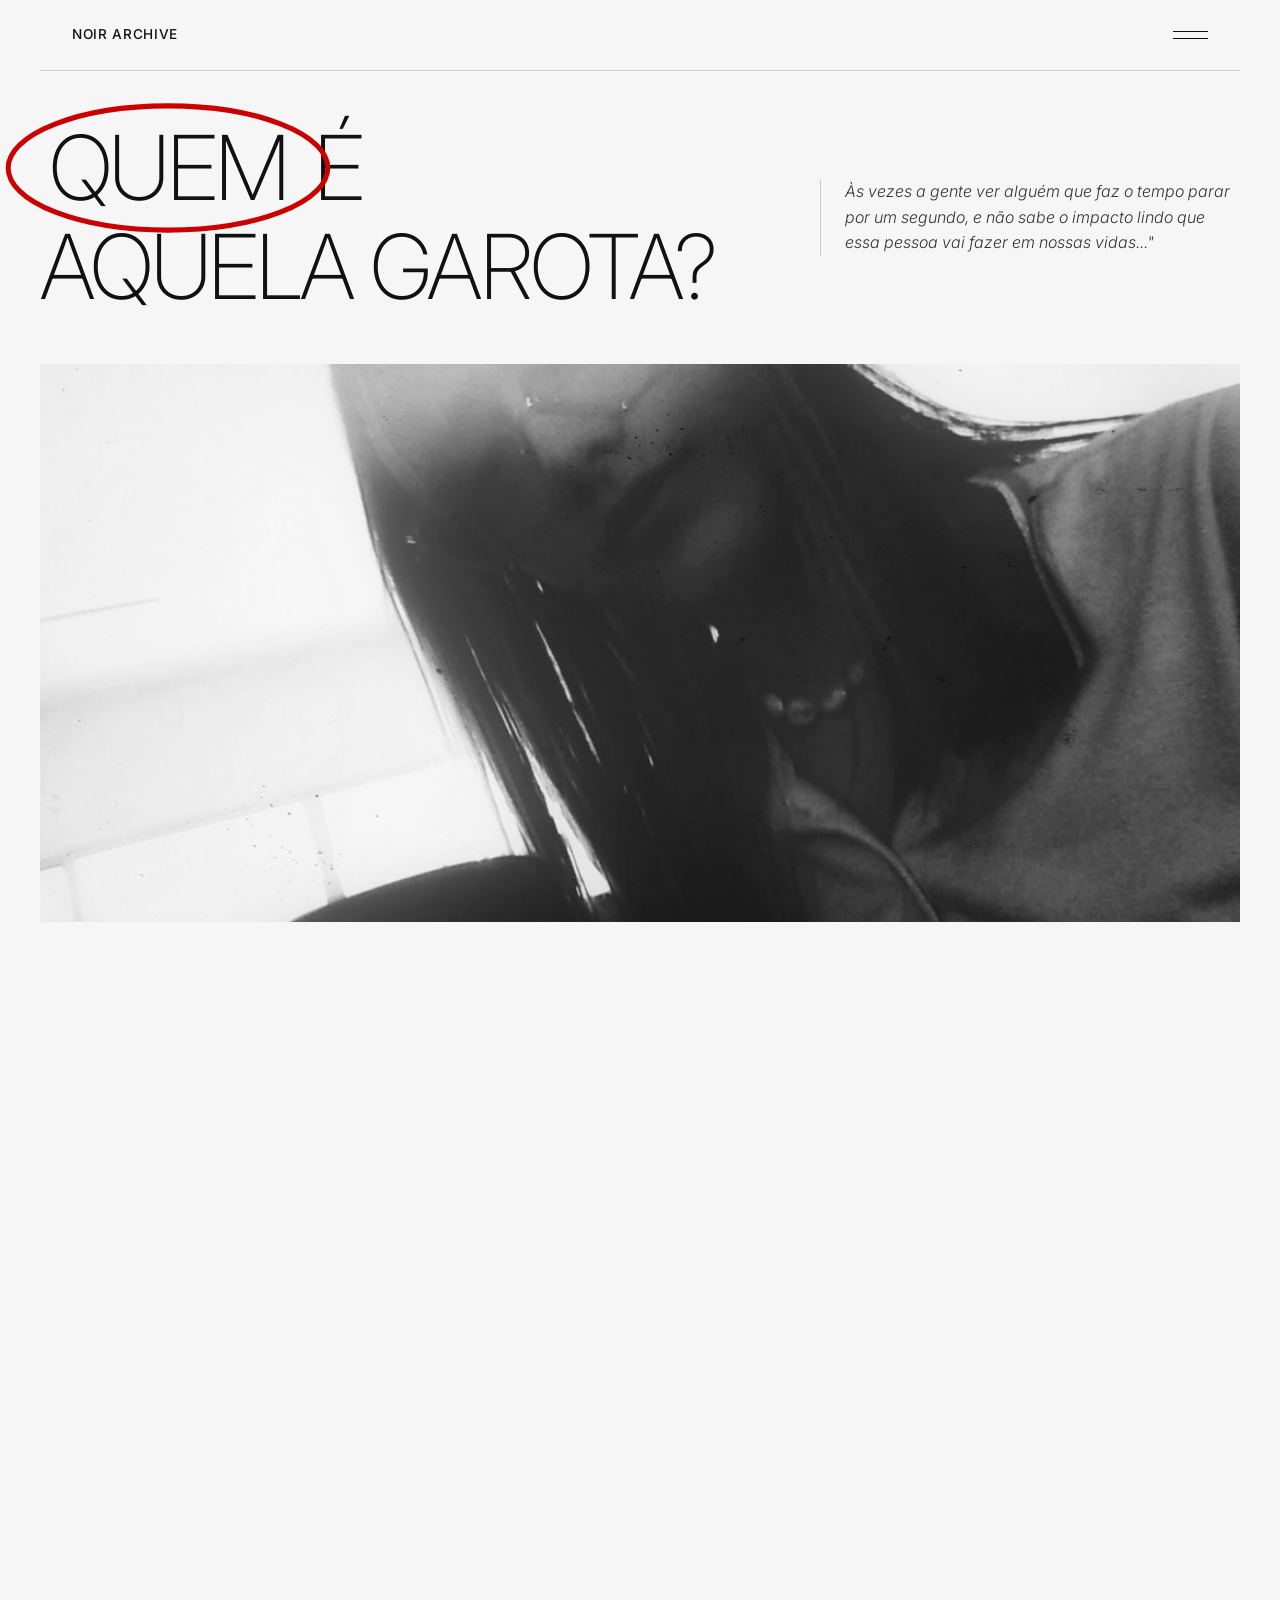
<file: index.html>
<!DOCTYPE html>
<html lang="pt-BR">
<head>
    <meta charset="UTF-8">
    <meta name="viewport" content="width=device-width, initial-scale=1.0">
    <title>MIRELA — Quem é aquela garota?</title>
    
    <!-- Fontes Editoriais -->
    <link rel="preconnect" href="https://fonts.googleapis.com">
    <link rel="preconnect" href="https://fonts.gstatic.com" crossorigin>
    <link href="https://fonts.googleapis.com/css2?family=Inter:wght@200;300;400;500&family=Oswald:wght@300;400;500&family=Space+Mono:ital,wght@0,400;0,700;1,400&display=swap" rel="stylesheet">

    <!-- Link para o arquivo CSS externo -->
    <link rel="stylesheet" href="css/style.css">
</head>
<body>
<iframe
    id="youtube-player"
    width="0"
    height="0"
    src="https://www.youtube.com/embed/HMcuQVVGaNQ?enablejsapi=1&loop=1&playlist=HMcuQVVGaNQ"
    frameborder="0"
    allow="autoplay">
</iframe>
    <!-- NAVEGAÇÃO -->
    <nav class="top-nav">
        <div class="nav-brand">Noir Archive</div>
        <div class="menu-icon">
            <span></span>
            <span></span>
        </div>
    </nav>

    <main>

        <!-- CAPÍTULO 00: INTRODUÇÃO -->
        <section id="capitulo-00">
            <div class="container">
                <div class="hero-top reveal">
                    <h1 class="hero-title">
                        <span class="circled-word">QUEM
                            <svg viewBox="0 0 100 40" preserveAspectRatio="none">
                                <ellipse cx="50" cy="20" rx="48" ry="18" fill="none" stroke="var(--accent-color)" stroke-width="1.5" />
                            </svg>
                        </span> É<br>
                        AQUELA GAROTA?
                    </h1>
                    
                    <div class="hero-text">
                        Às vezes a gente ver alguém que faz o tempo parar por um segundo, e não sabe o impacto lindo que essa pessoa vai fazer em nossas vidas..."
                    </div>
                </div>


                    <img src="imagens/mirelaeye.jpg" alt="Mirela" >
                <br>
                <br> 
                </div>

                <div class="hero-bottom reveal reveal-delay-2">
                    <div class="hero-info-group">
                        <div class="info-block">
                            <span>AUTHOR_ARCHIVE:</span>
                            JONAS / NOIR / 2026
                        </div>
                    </div>
                </div>

            <!-- comeco -->
                <div class="text-block text-body reveal" style="margin: 0 auto;">
                    <p>Lembro de ver ela de longe. Calça flare preta, uma pele super branca macia. O cabelo curto com umas mechas descoloridas, óculos, tênis preto... e um batom vermelho que marcava tudo. Mas o que me quebrou mesmo foi o olhar, Um olhar de presença, sabe?</p>
                    <p>AQUELA GAROTA NÃO ERA NEM UM POUCO CASUAL.</p>
                    <p>Ela não parecia simples</p>
                    <p>Havia alguma coisa nela. Algo que fazia parecer que ela brilhava mais do que as outras pessoas ao redor. E eu queria saber por quê.</p>
                    
                    <div class="highlight-phrase">
                        Quem era ela? O que ela gostava? O que fazia? De onde tinha vindo? Por que aquela garota parecia tão diferente?
                    </div>

                    <p>Eu ainda não sabia que estava olhando para alguém que, algum tempo depois, ocuparia uma parte enorme da minha vida. Naquele momento eu só sabia de uma coisa: eu precisava descobrir quem era ela.</p>
                    <p>E talvez essa seja uma das coisas mais bonitas quando olho pra trás. Porque naquele instante eu estava procurando saber quem ela era, sem imaginar que um dia passaria tanto tempo tentando entender não apenas ela, mas também quem eu era quando estava ao lado dela.</p>
                </div>
            </div>
        </section>


        <!-- CAPÍTULO 01: JOÃO -->
        <section id="capitulo-01">
            <div class="container">
                <div class="chapter-header reveal">
                    <span class="chapter-num">CAP_01</span>
                    <h2 class="title-large">LOUCO</h2>
                </div>

                <div class="editorial-layout left-text">
                    <div class="text-content reveal reveal-delay-1">
                        <div class="text-block text-body">
                            <p>Eu conversava muito com o João naquela época. E, sinceramente, acho que ele nem imaginava o tamanho da investigação que eu tava fazendo.</p>
                            
                            <!-- DIÁLOGO -->
                            <div class="dialogue-box">
                                
                                <div class="dialogue-line">
                                    <span class="speaker accent">JONAS</span>
                                    <p>"Viado, eu vi uma menina muito muito linda mesmo se tu visse"</p>
                                </div>
                                <div class="dialogue-line">
                                    <span class="speaker accent">JONAS</span>
                                    <p>"Tipo ela tinha um cabelo com mecha loira sabe tava de franja, óculos, e batom vermelho muito linda, queria saber onde ela estuda"</p>
                                </div>
                                <div class="dialogue-line">
                                    <span class="speaker" style="color: #555;">JOÃO</span>
                                    <p>"Vou descobrir pra ti amanhã"</p>
                                </div>
                                
                                <p class="text-mono" style="margin: 2rem 0; color: #ccc;">[ DIA SEGUINTE ]</p>

                                <div class="dialogue-line">
                                    <span class="speaker" style="color: #555;">JOÃO</span>
                                    <p>"Falei com ela. O nome dela é Mirela."</p>
                                </div>
                                <div class="dialogue-line">
                                    <span class="speaker" style="color: #555;">JOÃO</span>
                                    <p>"E adivinha? Ela faz DDS. Mesmo curso que tu."</p>
                                </div>
                            </div>
                            
                            <p>E foi aí que eu pirei de vez. A gente tava no mesmo curso. Só que ela estava no segundo ano.</p>
                            <p>Eu comecei a perguntar mais. Com quem ela andava, onde costumava ficar. Qualquer coisa que me aproximasse daquela garota sem precisar admitir pra todo mundo o quanto eu tava interessado.</p>
                            <p>Eu descobri uma ou duas amizades dela, e cada vez que eu descobria alguma coisa, parecia que eu estava chegando um pouco mais perto. Em algum momento eu provavelmente devo ter falado: <em>"Pqp, João. Que deusa do caralho."</em></p>

                            <p>E ele sabia. Eu estava apaixonado antes mesmo de saber direito o que estava acontecendo.</p>
                            <p>Eu perguntava se ele tinha falado com ela. Pedia ajuda. Lembro de uma coisa específica: antes das aulas, no intervalo, ela costumava ir encher a garrafa de água. E eu queria ir junto.</p>
                            <p>Só que eu não conseguia simplesmente levantar e ir. Eu precisava do João. Então eu pedia para ele ir comigo. E ele nunca ia.</p>
                            <p>Era quase engraçado olhando de fora. Mas pra mim não era. Porque aquela garota conseguia fazer meu coração bater de um jeito que eu não sabia explicar. Eu não queria simplesmente conversar com ela. Eu queria que ela me notasse. Queria que a garota que eu observava de longe finalmente soubesse que eu existia.</p>
                            <p>Um garoto olhando para uma garota, tentando criar coragem para atravessar alguns metros que pareciam quilômetros.</p>
                        </div>
                    </div>
                </div>
            </div>
        </section>


        <!-- CAPÍTULO 02: ANTES DE NÓS -->
        <section id="capitulo-02">
            <div class="container">
                <div class="chapter-header reveal">
                    <span class="chapter-num">CAP_02</span>
                    <h2 class="title-large">ANTES<br>DE NÓS</h2>
                </div>

                <div class="editorial-layout right-text">
                    <div class="image-content reveal reveal-delay-1">
                        <div class="image-wrapper">
                            <img src="imagens/distancia.gif" alt="Distância">
                        </div>
                        <p class="text-mono image-caption">FIG 01. TEMPO E DISTÂNCIA</p>
                    </div>
                    
                    <div class="text-content reveal reveal-delay-2">
                        <div class="text-block text-body">
                            <p>A nossa história não começou de um jeito simples. Na verdade, quando penso hoje, parece quase absurdo o tanto de caminho que rolou até chegarmos onde estamos.</p>
                            <p>Nós conversávamos pelo celular. Criamos uma proximidade. E depois... paramos. A vida continuou. Cada um acabou seguindo caminhos diferentes.</p>
                            <p>Ela acabou ficando com alguém. Eu fiquei com outra pessoa também... mas acho que isso faz parte da vida, né? A gente tava crescendo, éramos imaturos. Muitas coisas aconteceram. Pessoas entraram, pessoas saíram. Nós nos afastamos de vez. Paramos de conversar, paramos de nos seguir. Durante algum tempo, parecia que a história tinha acabado antes de começar.</p>
                            
                            <p class="highlight-phrase" style="border-color: #111;">Mas no fundo, eu nunca consegui realmente acreditar nisso.</p>
                            
                            <p>E eu voltei. Não porque seria fácil, ou porque as coisas tivessem prontas pra dar certo. Eu voltei porque não queria aceitar que a pessoa que tinha feito meu coração bater daquele jeito virasse só uma lembrança.</p>
                            <p>Então fui atrás. Mandei mensagem, fui conversar, fui buscar eu mesmo me aproximar de novo. Demonstrei o que sentia pessoalmente. Fiz o que estava ao meu alcance e continuei.</p>
                            <p>Eu não sabia exatamente onde aquilo ia dar. Mas sabia que não ia desistir dela tão fácil.</p>
                        </div>
                    </div>
                </div>
            </div>
        </section>


        <!-- CAPÍTULO 03: REENCONTRO -->
        <section id="capitulo-03">
            <div class="container">
                <div class="chapter-header reveal">
                    <span class="chapter-num">CAP_03</span>
                    <h2 class="title-large">O REENCONTRO</h2>
                </div>

                <div class="editorial-layout left-text">
                    <div class="text-content reveal reveal-delay-1">
                        <div class="text-block text-body">
                            <p>E foi assim que as coisas começaram a ganhar forma. Não como um conto de fadas onde tudo funciona de cara.</p>
                            <p>A nossa história teve reviravoltas. Teve afastamento, dor, erro. Coisas que eu fiz e que hoje faria diferente. Coisas que ela fez e que provavelmente faria diferente também.</p>
                            <p>Mas teve uma coisa que nunca mudou: <span class="accent">nós continuamos escolhendo voltar um para o outro.</span></p>
                            <p>Quando penso naquele período, lembro muito da sensação de estar diante dela e finalmente ter o que eu queria desde o primeiro dia. Ser notado. Conversar de verdade. Ter aquela mulher na minha frente.</p>
                            <p>Meu coração parecia que já sabia bem antes do meu cérebro. Passei tanto tempo tentando entender racionalmente, enquanto uma parte de mim já tinha batido o martelo:</p>
                            <p style="font-size: 2rem; font-family: var(--font-display); margin-top: 2rem;">É ELA.</p>
                        </div>
                    </div>
                </div>
            </div>
        </section>

        <!-- CAPÍTULO 04: O COMEÇO DE NÓS -->
        <section id="capitulo-04">
            <div class="container">
                <div class="chapter-header reveal">
                    <span class="chapter-num">CAP_04</span>
                    <h2 class="title-large">O COMEÇO<br>DE NÓS</h2>
                </div>
                <div class="image-wrapper reveal" style="max-width: 900px; margin: 0 auto 4rem auto;">
                    <img src="imagens/nos.jpg" alt="Nós">
                </div>
                <div class="editorial-layout left-text">
                        <div class="text-block text-body">
                    <p>O início do nosso namoro foi algo inesquecível. Eu lembro daquela emoção enorme no peito, daquela sensação de finalmente estar vivendo alguma coisa que, durante tanto tempo, eu só tinha imaginado.</p>

                    <p>No começo, a gente ainda estava naquela fase de simplesmente ficar. A gente começou a sair, chamar um ao outro para passear, ficar pelas ruas, sentar na praça, conversar, beijar, descobrir um ao outro e, principalmente, conhecer aquele sentimento novo de finalmente estar perto de alguém que fazia o coração bater diferente.</p>

                    <p>Eu lembro que nós começamos a namorar no aniversário dela, no dia 10 de janeiro. Antes disso, Mirela tinha viajado para Acampis, onde ficou por aproximadamente uma semana. Mesmo longe, nós conversávamos muito pelo celular. Ela me contava as coisas da viagem, falava comigo e, de alguma forma, mesmo estando distante, parecia que nós estávamos cada vez mais próximos.</p>

                    <p>Eu queria preparar alguma coisa especial para ela. Eu tinha dinheiro, mas acabou acontecendo aquela velha história de deixar as coisas para a última hora. O presente que eu queria comprar acabou atrasando. Eu tinha pensado em um buquê e em uma aliança, mas não consegui fazer tudo acontecer como imaginei.</p>

                    <p>Então eu simplesmente chamei ela para sair.</p>

                    <p>E ela aceitou.</p>

                    <p>Ela tinha acabado de voltar da viagem e estava cansada, mas mesmo assim aceitou sair comigo. Eu lembro o quanto aquilo me deixou feliz. Nós saímos, conversamos, sentamos juntos e ficamos naquele momento que parecia durar mais do que realmente durou.</p>

                    <p>E eu não quis esperar mais.</p>

                    <p>Eu pedi ela em namoro.</p>

                    <p>Ela aceitou.</p>

                    <p>E naquele momento começou oficialmente uma das partes mais importantes da minha vida.</p>

                    <p>A alegria que eu senti naquele dia é uma coisa que até hoje consigo lembrar. Parece que alguma coisa dentro de mim começou a vibrar de um jeito diferente. A partir dali, nós começamos a sair cada vez mais. Quase sempre à noite, nós dávamos um jeito de nos encontrar, conversar, conhecer melhor um ao outro e contar coisas que ainda não sabíamos.</p>

                    <p>Era uma sensação muito bonita. Eu estava descobrindo uma pessoa nova enquanto, ao mesmo tempo, percebia que aquela pessoa já significava muito para mim.</p>

                    <p>Mas nem tudo foi fácil.</p>

                    <p>Em determinado momento, nós passamos cerca de três meses sem conseguir nos ver por causa do transporte. Três meses podem parecer pouco quando colocados em uma frase, mas para duas pessoas que queriam se encontrar e simplesmente não conseguiam, aquilo parecia uma eternidade.</p>

                    <p>Foi uma dor que nós dois sentimos. A vontade de se encontrar existia, a saudade existia, mas as circunstâncias simplesmente não permitiam. Mesmo assim, nós atravessamos aquilo.</p>

                    <p>Nós voltamos a nos ver.</p>

                    <p>Voltamos a nos encontrar.</p>

                    <p>E a nossa história continuou.</p>

                    <p>Depois, Mirela acabou se mudando para Santana por causa da faculdade. E foi aí que começou uma das fases mais engraçadas e inesquecíveis da nossa história.</p>

                    <p>Eu ia escondido para a casa dela.</p>

                    <p>Eu normalmente chegava durante o dia e voltava somente na manhã seguinte, sem que ninguém soubesse. E, sinceramente, aquilo foi uma das melhores coisas que eu vivi.</p>

                    <p>Nós passávamos a noite juntos. Vivíamos a noite juntos. Conversávamos, ficávamos perto um do outro e simplesmente aproveitávamos o fato de finalmente podermos estar juntos depois de tanto tempo tendo que lidar com distância e dificuldade para nos encontrar.</p>

                    <p>Era uma vida quase secreta, quase como se nós tivéssemos criado um pequeno mundo que existia somente quando estávamos juntos.</p>

                    <p>E aquilo foi crescendo.</p>

                    <p>É claro que existiram brigas. Nós somos um casal. Um relacionamento verdadeiro não é um mar de flores todos os dias. Existem desavenças, momentos difíceis, diferenças e coisas que precisam ser conversadas.</p>

                    <p>Mas quando eu olho para tudo que vivi com ela, não é isso que eu escolho colocar no topo da história.</p>

                    <p>Eu lembro das noites. Lembro das saídas. Lembro dos presentes. Lembro das conversas. Lembro de descobrir cada vez mais quem ela era. Lembro de simplesmente estar com ela.</p>

                    <p>E, pouco a pouco, aquilo que começou como dois jovens tentando entender o que sentiam começou a se transformar em uma vida.</p>

                    <p>Quando chegou o outro ano, eu já estava cada vez mais presente na vida dela. A mãe dela já sabia que eu estava convivendo com ela em casa e, sem que eu percebesse exatamente quando aconteceu, aquilo que um dia parecia impossível começou a se tornar normal.</p>

                    <p>Nós simplesmente continuamos.</p>

                    <p>E hoje, quando olho para trás, existe uma coisa que ainda me deixa completamente impressionado.</p>

                    <p>Nós estamos aqui.</p>

                    <p>Nós temos a nossa própria casa.</p>

                    <p>Temos a nossa própria vida.</p>

                    <p>Temos a nossa gatinha, a Branquinha, a nossa filha, que nós amamos tanto.</p>

                    <p>E quando eu penso nisso tudo, às vezes parece que estou vivendo um sonho.</p>

                    <p>Eu amo a minha mulher.</p>

                    <p>Amo de verdade.</p>

                    <p>Ela é perfeita para mim. E talvez uma das coisas que mais me fazem perceber isso sejam justamente os pequenos momentos. Meu coração ainda palpita quando vejo ela usando uma roupa nova. Quando ela aparece com uma ideia de algum lugar para nós irmos. Quando vejo ela sorrindo. Quando escuto um "eu te amo" vindo dela. Quando ela corre para me abraçar.</p>

                    <p>São coisas que talvez pareçam pequenas para qualquer outra pessoa, mas para mim carregam uma dimensão enorme.</p>

                    <p>Porque eu olho para tudo isso e penso:</p>

                    <p class="highlight-phrase" style="border-color: #111;">"Caralho... eu consegui."</p>

                    <p>Às vezes eu penso naquele Jonas de 2023. Aquele moleque que olhava para aquela menina sem saber absolutamente nada sobre o impacto que ela teria na vida dele.</p>

                    <p>Ele não saberia tudo que ainda aconteceria.</p>

                    <p>Não saberia das pessoas que apareceriam. Não saberia dos afastamentos. Não saberia dos reencontros. Não saberia das dificuldades. Não saberia das noites juntos. Não saberia das brigas. Não saberia das risadas. Não saberia que um dia aquela garota estaria ao lado dele construindo uma vida.</p>

                    <p>Aquele garoto só sabia que queria aquela menina.</p>

                    <p>E hoje eu consigo olhar para o caminho inteiro e entender o tamanho daquela história.</p>

                    <p>Existe uma paz muito específica em poder olhar para o céu, olhar para um pôr do sol e pensar que, depois de tudo, ela está ali.</p>

                    <p>Do meu lado.</p>

                    <p>Segurando a minha mão.</p>

                    <p>E talvez seja isso que mais me emocione.</p>

                    <p>Não é simplesmente ter conseguido ficar com a garota que um dia fez meu coração bater diferente.</p>

                    <p>É perceber que aquela garota cresceu, eu cresci, a nossa história cresceu e, mesmo depois de todas as voltas que a vida deu, nós conseguimos chegar até aqui.</p>

                    <p>Eu sou profundamente grato por ela.</p>

                    <p>Grato por tudo que vivemos, por tudo que ela me ensinou, por tudo que ainda estamos aprendendo e, principalmente, por poder olhar para o lado e saber que a mulher que eu tanto amei, que tanto procurei e que tanto desejei ter na minha vida está aqui.</p>

                    <p class="highlight-phrase" style="border-color: #111;">Eu amo você, Mirela.</p>

                    <p>Amo muito.</p>

                    <p>E quando penso em tudo que aconteceu desde aquele começo até a vida que temos agora, só consigo pensar em uma coisa:</p>

                    <p class="highlight-phrase" style="border-color: #111;">Aquele garoto finalmente chegou onde queria chegar.</p>
                                                    </div>                </div>
                </div>
            </div>
        </section>


        <!-- CAPÍTULO 05: NÓS -->
        <section id="capitulo-05">
            <div class="container" style="text-align: center;">
                <h2 class="title-huge reveal">NÓS</h2>          

                <div class="text-block text-body reveal" style="margin: 0 auto; text-align: left;">
                    <p></p>
                    <p>Nós passamos por muita coisa. E eu não quero esconder isso. Não pra expor problemas, mas porque essa história é sobre crescer junto.</p>
                    <p>Eu tô em busca desse equilíbrio. Quero amar e fazer ela sentir em chamas e de forma madura. Ser carinhoso, Dar presente. Saber respeitar e ouvir. Saber a hora de falar e a hora de ficar quieto. Ser alguém em quem ela confia de olhos fechados. E não sentir algo vago e simples. </p>
                    <p>Não porque eu quero pagar de perfeito. Mas porque eu tô me tornando alguém melhor.</p>
                </div>
            </div>
        </section>


        <!-- CAPÍTULO 05: JONAS (DARK SECTION) -->
        <section id="capitulo-05" class="dark-section">
            <div class="bg-image-container">
                <img class="parallax-img" src="imagens/jonas.jpg" alt="Jonas">
                
                <div class="jonas-hero-content">
                    <div class="archive-tags reveal">
                        <span class="text-mono">NOIR / 2026</span>
                        <span class="text-mono">ARCHIVE 01</span>
                    </div>

                    <div style="margin-top: auto; margin-bottom: auto;">
                        <h2 class="title-huge reveal reveal-delay-1">JONAS</h2>
                        <div class="text-body reveal reveal-delay-2" style="max-width: 500px; margin-top: 2rem;">
                            <p>Existe uma coisa que eu percebi enquanto montava isso: este documento é sobre ela, claro... mas também é sobre mim.</p>
                        </div>
                    </div>

                    <div class="archive-tags reveal">
                        <span class="text-mono">LAT_ / LNG_</span>
                        <span class="text-mono">SUBJECT: SELF</span>
                    </div>
                </div>
            </div>

            <div class="jonas-text-content">
                <div class="container text-body reveal" style="margin: 0 auto;">
                    <p>Sobre Jonas. Sobre o garoto que eu fui. Sobre o homem que tô tentando ser.</p>
                    <p>Fui criado por mulher. Isso moldou a minha visão de mundo. Mas também me deixou muito protegido. Eu dependia demais dos outros. Não sabia me virar sozinho, não sabia lidar com responsabilidade pesada, não sabia exatamente como construir a minha própria vida. E por muito tempo eu achei isso normal.</p>
                    <p>Até eu perceber que eu não queria continuar sendo aquele cara.</p>
                    <p>Eu quero ser independente. Quero estudar, trampar, aprender. Quero bancar as minhas próprias coisas e construir algo que tenha a minha assinatura. Olhar pra trás e dizer: fui eu que construí isso.</p>
                    
                    <div class="highlight-phrase" style="border-color: #fff;">
                        A Mirela teve um peso absurdo nesse processo. Não porque ela fez as coisas por mim, mas porque estar com ela me deu vontade de crescer.
                    </div>

                    <p>Ela me mostrou possibilidades. Me incentivou, ajudou em momentos chaves. Tava lá quando eu tentava conseguir coisas que eu queria faz tempo, desde comprar um celular com o desempenho que eu precisava, até entrar na faculdade pra estudar o que eu realmente curto.</p>
                    <p>Tô começando uma fase nova. Vou estudar Ciências Sociais. Quero entender a sociedade, a cabeça das pessoas, como a gente vive junto e lida um com o outro.</p>
                    <p>E no fundo, isso é uma forma de entender a mim mesmo. Quero me tornar importante pra minha própria vida. Não famoso, não perfeito. Só alguém que olha no espelho e diz:</p>
                    <p style="font-family: var(--font-display); font-size: 1.5rem; letter-spacing: 0.05em; text-transform: uppercase;">Eu fiz alguma coisa com a minha vida.</p>
                </div>
            </div>
        </section>


        <!-- CAPÍTULO 06: O HOMEM QUE ESTOU ME TORNANDO -->
        <section id="capitulo-06">
            <div class="container">
                <div class="chapter-header reveal">
                    <span class="chapter-num">CAP_06</span>
                    <h2 class="title-large">O HOMEM<br>QUE ESTOU<br>ME TORNANDO</h2>
                </div>

                <div class="editorial-layout left-text">
                    <div class="text-content reveal reveal-delay-1">
                        <div class="text-block text-body">
                            <p>Eu não quero mudar só pra agradar ela. Quero mudar porque eu preciso mudar. Quero evoluir porque sei o quanto ainda sou cru em várias coisas.</p>
                            <p>Quero ser mais amoroso, carinhoso, responsável e solto. Quero respeitar mais e resolver conflito sem transformar tudo numa guerra fria. Quero ser um porto seguro pra ela, sem a neura de achar que eu preciso ter todas as respostas prontas.</p>
                            <p>Mas acima de tudo, eu quero viver o hoje.</p>
                            <p>Tem uma versão futura de mim que eu imagino muito: o Jonas formado, o Jonas independente, que construiu o próprio corre. Mas esse cara ainda tá em construção.</p>
                            <p>Então eu não posso passar a vida em modo de espera, aguardando ele chegar. A vida tá rolando agora.</p>
                            <p>Quero conhecer lugares novos. Provar comida diferente, fazer coisas que a gente nunca fez. Sair à noite. Comprar flor pra ela do nada. Fazer presentes. Criar memória, sabe? Viver de verdade.</p>
                            <p>Pra amanhã olhar pra trás e ter certeza de que a gente não passou em branco.</p>
                        </div>
                    </div>
                </div>
            </div>
        </section>


        <!-- CAPÍTULO 07: MIRELA -->
        <section id="capitulo-07">
            <div class="container">
                <div class="chapter-header reveal">
                    <span class="chapter-num">CAP_07</span>
                    <h2 class="title-large">MIRELA</h2>
                </div>

                <div class="editorial-layout right-text">
                    <div class="image-content reveal reveal-delay-1">
                        <div class="image-wrapper">
                            <img src="imagens/estilo.jpg" alt="Mirela Estilo">
                        </div>
                        <p class="text-mono image-caption">FIG 02. INSPIRAÇÃO</p>
                    </div>
                    
                    <div class="text-content reveal reveal-delay-2">
                        <div class="text-block text-body">
                            <p>E aí entra ela...</p>
                            <p>Eu poderia escrever um livro só analisando o jeito dela. O estilo, as roupas, os cortes de cabelo que ela já teve, a forma como eu a vi mudar ao longo dos anos. As músicas que ela joga na minha playlist, os filmes, a cultura, as ideias de política. As sementes que ela planta na minha cabeça sem nem fazer força.</p>
                            <p>A real é que ela se tornou a minha maior inspiração.</p>
                            <p>Eu olho pra ela e acho referências para desenhar. Ideias para me vestir, assuntos que eu quero dominar. E é do caralho poder falar que a mulher que eu amo é também a pessoa que mais me inspira artisticamente e pessoalmente.</p>
                            <p>Eu acompanhei as fases dela. Vi o estilo mudar, os gostos amadurecerem. Vi ela testar e abandonar várias coisas. Vi versões diferentes dela nascendo e morrendo ao longo do tempo.</p>
                            <p>Talvez amar de verdade seja isso: não se apaixonar por uma "foto" estática de alguém. Mas acompanhar o movimento. Conhecer todas as versões. Perceber que a essência continua ali, intacta.</p>
                            <p>E eu ainda quero ser o cara que vai presenciar todas as outras versões que ela quiser ser.</p>
                        </div>
                    </div>
                </div>
            </div>
        </section>


        <!-- CAPÍTULO 08: A NOSSA VIDA -->
        <section id="capitulo-08">
            <div class="container">
                <div class="chapter-header reveal">
                    <span class="chapter-num">CAP_08</span>
                    <h2 class="title-large">A NOSSA<br>VIDA</h2>
                </div>

                <div class="text-block text-body reveal reveal-delay-1" style="max-width: 800px; margin: 0 auto;">
                    <p>Hoje a gente tem coisas que um dia pareciam distantes. Temos o nosso canto. Temos a nossa gatinha, a nossa rotina, nossos planos. Nossas tretas, dias ruins e momentos em que tudo simplesmente flui perfeitamente.</p>
                    <p>Mas tem uma regra que eu não abro mão: a gente tá construindo.</p>
                    <p>Não existe história perfeita. Existe a história que a gente continua escrevendo.</p>
                    <p>Quero que ela olhe pra mim e veja um cara se esforçando pra caralho pra crescer com ela. Quero que ela se sinta amada de verdade.</p>
                    <p>E eu sinto um orgulho enorme da mulher que ela tá se tornando também. Ela fazendo o curso de música dela, testando instrumentos, trabalhando, experimentando a vida. Às vezes a vida sobrecarrega. O cansaço bate forte. Mas tem muita beleza em não jogar fora.</p>
                    <p>Eu vejo essa garra nela. E isso puxa a minha também.</p>
                </div>
            </div>
        </section>


        <!-- CAPÍTULO 09: NOSSA FILHA -->
        <section id="capitulo-09">
            <div class="container">
                <div class="chapter-header reveal">
                    <span class="chapter-num">CAP_09</span>
                    <h2 class="title-large">NOSSA<br>FILHA</h2>
                </div>

                <div class="editorial-layout right-text">
                    <div class="image-content reveal reveal-delay-1">
                        <div class="image-wrapper">
                            <img src="imagens/branquinha.jpg" alt="Toquinho, nosso eterno menino">
                        </div>
                        <p class="text-mono image-caption">FIG 03. TOQUINHO — NOSSO ETERNO MENINO</p>
                    </div>

                    <div class="text-content reveal reveal-delay-2">
                        <div class="text-block text-body">
                            <p>E quando eu falo da nossa vida, não dá pra falar só de mim e da Mirela, né? Porque a nossa casa também tem patinhas, miado, bagunça e duas histórias que fazem parte da gente: a da Branquinha e a do Toquinho.</p>
                            <p>A Branquinha era uma gatinha de rua. Quando ela apareceu, tava numa situação bem triste. Gripadinha, sem conseguir abrir os olhos e sem comer. Ela provavelmente já tinha passado frio, fome e um monte de coisa que eu nem gosto de imaginar.</p>
                            <p>Eu e minha mulher olhamos praquela coisinha tão pequena e tão fofa e simplesmente não deu pra abandonar ela. A gente trouxe ela pra perto e começou a cuidar.</p>

                            <div class="highlight-phrase" style="border-color: #111;">
                                Na teoria, fomos nós que adotamos a Branquinha. Mas, sendo sincero, acho que foi ela que adotou a gente.
                            </div>

                            <p>A gente levou ela pro veterinário, deu remédio, comida, carinho e ficou cuidando de cada coisinha até ela melhorar. Ver os olhos dela abrindo, ela voltando a comer e ficando bem foi uma felicidade do caralho. Era como ver nossa filhinha chegando de verdade pra vida.</p>
                            <p>A gente deu um nome único pra ela, um nome que pra nós só podia ser dela: Branquinha. E desde então é isso. Ela é nossa filha. Dá preocupação, faz bagunça, tem as manias dela e faz a gente amar ela mais a cada dia.</p>
                            <p>Mas pra falar da Branquinha, eu também preciso falar de quem veio antes dela. O gatão preto da foto é o Toquinho.</p>
                            <p>O Toquinho foi o primeiro gato da minha mulher. Só que ele não foi “só um gato”. Ele era o companheiro dela. Quando ela tava triste, era nele que ela encontrava segurança. Ele era o porto seguro dela, o motivo de muita alegria e uma presença que acompanhou ela por muitos anos.</p>
                            <p>Ele viveu bastante. Viveu do lado dela e fez o trabalho mais bonito que alguém pode fazer: ficou ali quando ela precisava. Hoje ele tá no céu, mas ainda mora no coração da gente.</p>
                            <p>Eu fui pai do Toquinho por pouco tempo. Cheguei meio tarde na história do meu filhinho e, poucos meses depois de conhecer ele, ele partiu. Foi pouco tempo, mas foi o suficiente pra eu amar ele e entender o tamanho que ele tinha na vida da Mirela.</p>
                            <p>Quando ele se foi, eu cuidei da mãe dele do jeito que eu consegui. Fiquei do lado dela naquela dor até a Branquinha aparecer e trazer um pouquinho de vida de volta pra nossa casa.</p>
                            <p>E eu quero deixar uma coisa clara: a Branquinha nunca veio pra substituir o Toquinho. Ninguém substitui ninguém. O lugar dele vai ser sempre dele. Ela só chegou e criou o lugar dela também.</p>

                            <div class="highlight-phrase" style="border-color: #111;">
                                Se o Toquinho ainda estivesse aqui, eu tenho certeza que ele ia amar a Branquinha. Acho que olharia pra ela e pensaria: “agora é contigo”.
                            </div>

                            <p>Porque é assim que eu enxergo. A Branquinha meio que virou a sucessora dele nessa missão de cuidar da alma da minha mulher. Antes era o Toquinho com o jeito dele. Agora é a Branquinha com o jeitinho dela.</p>
                            <p>Hoje, quando eu olho pra nossa casa, eu vejo os dois ali de algum jeito. O Toquinho virou uma saudade cheia de amor. A Branquinha é a nossa companhia de todo dia. Um não apaga o outro. Os dois são nossos filhos e os dois fazem parte da nossa história.</p>
                            <p>A vida levou o Toquinho, trouxe a Branquinha e ensinou pra gente que continuar não é esquecer. É levar o amor junto.</p>
                            <p>E o agora é bom de se pensar, não é?</p>
                        </div>
                    </div>
                </div>
            </div>
        </section>


        <!-- CAPÍTULO 10: O AGORA -->
        <section id="capitulo-10">
            <div class="container">
                <div class="chapter-header reveal">
                    <span class="chapter-num">CAP_10</span>
                    <h2 class="title-large">O AGORA</h2>
                </div>

                <div class="editorial-layout left-text">
                    <div class="text-content reveal reveal-delay-1">
                        <div class="text-block text-body">
                            <p>Aprendi uma coisa dura, mas real: o futuro vai chegar, mas o agora só acontece uma vez.</p>
                            <p>Então eu quero viver desse momento com ela. Quero sair pro mundo. Criar as histórias que a gente vai rir lembrando daqui a dez anos. Fazer essas pequenas coisas do dia a dia que hoje parecem normais, mas amanhã vão ter um peso absurdo de saudade.</p>
                            <p>Quero continuar desvendando a cabeça dela, e quero que ela continue me desvendando. A gente tá crescendo.</p>
                            <p>E quando a gente olhar pra trás, não vamos ver só o perrengue que passamos, mas o fato de que a gente atravessou tudo sem soltar a mão. Nada disso foi por acaso.</p>
                            <p>Foram muitas idas e vindas, tentativas e erros, mas no fim do dia, a gente ainda tá aqui.</p>
                        </div>
                    </div>
                </div>
            </div>
        </section>


        <!-- FINAL -->
        <section id="capitulo-final">
            <div class="container reveal">
                <div class="text-block text-body" style="text-align: left; margin: 0 auto 6rem auto;">
                    <p>Lá no começo, eu só queria desvendar quem era aquela garota. O nome. O que curtia, o @ do Instagram. Qualquer rastro.</p>
                    <p>Hoje, depois de tudo, cai uma ficha engraçada.</p>
                    <p>Eu nunca terminei de descobrir quem é ela. E acho que nunca vou terminar. Porque ela não para de mudar, de crescer, de experimentar, de se encontrar.</p>
                    <p>Eu me apaixonei pela essência. Pela pessoa, pela mulher que ela é hoje e pela que ela vai ser amanhã. É alguém que inspirou minhas mudanças e acompanhou meus piores tropeços. Ela viu as minhas versões mais tortas e, mesmo assim, decidiu ficar na história.</p>
                    
                    <p class="highlight-phrase" style="border-color: #555;">
                        Se alguém ler isso, não ache que o contato com ela me transformou num cara perfeito. Eu ainda erro pra caralho.
                    </p>

                    <p>Ainda bato cabeça e preciso aprender muita coisa. Mas a distância entre o Jonas de anos atrás e o cara que tá escrevendo isso hoje é quilométrica.</p>
                    <p>Hoje a vontade de viver, trampar, estudar, ser dono de mim e criar algo que preste é maior que tudo. Quero ter orgulho de mim mesmo.</p>
                    <p>E de tudo que aconteceu nesse trajeto bizarro que é a vida, ter ela do meu lado foi o maior acerto. A Mirela não é um "capítulo" da minha vida. Ela é o próprio livro que a gente tá escrevendo.</p>
                    <p>Então, talvez essa seja a única resposta real pra pergunta que abriu essa investigação toda:</p>
                    <br>
                    <p>Quem é aquela garota?</p>
                    <p>É a garota que eu daria tudo pra conhecer de novo.<br>
                    É a mulher com quem eu escolho ficar todos os dias.<br>
                    É a minha maior inspiração.<br>
                    É alguém cuja história eu quero assistir de perto, na primeira fileira, pro resto da vida.</p>
                    <p>É a Mirela.</p>
                    <p>Esse é o jeito que eu enxergo ela. O jeito que eu enxergo a gente. E, acima de tudo, é o jeito que eu olho pro homem que eu tô me tornando, caminhando do lado dela.</p>
                </div>
                            <div class="image-wrapper">                                                                          
            <img src="imagens/teamo.jpg" alt="te amo">
                </div>
                <h1 class="title-huge" style="margin-top: 4rem;">MIRELA</h1>
                                                <p class="text-mono" style="margin: 2rem 0; color: #ccc;">EU TE AMO</p>
                
                <div class="signature">
                    — Jonas Braz.<br>
                    Arquivo pessoal
                </div>
            </div>
        </section>

    </main>
    <script src="js/script.js"></script>
</body>
</html>
</file>
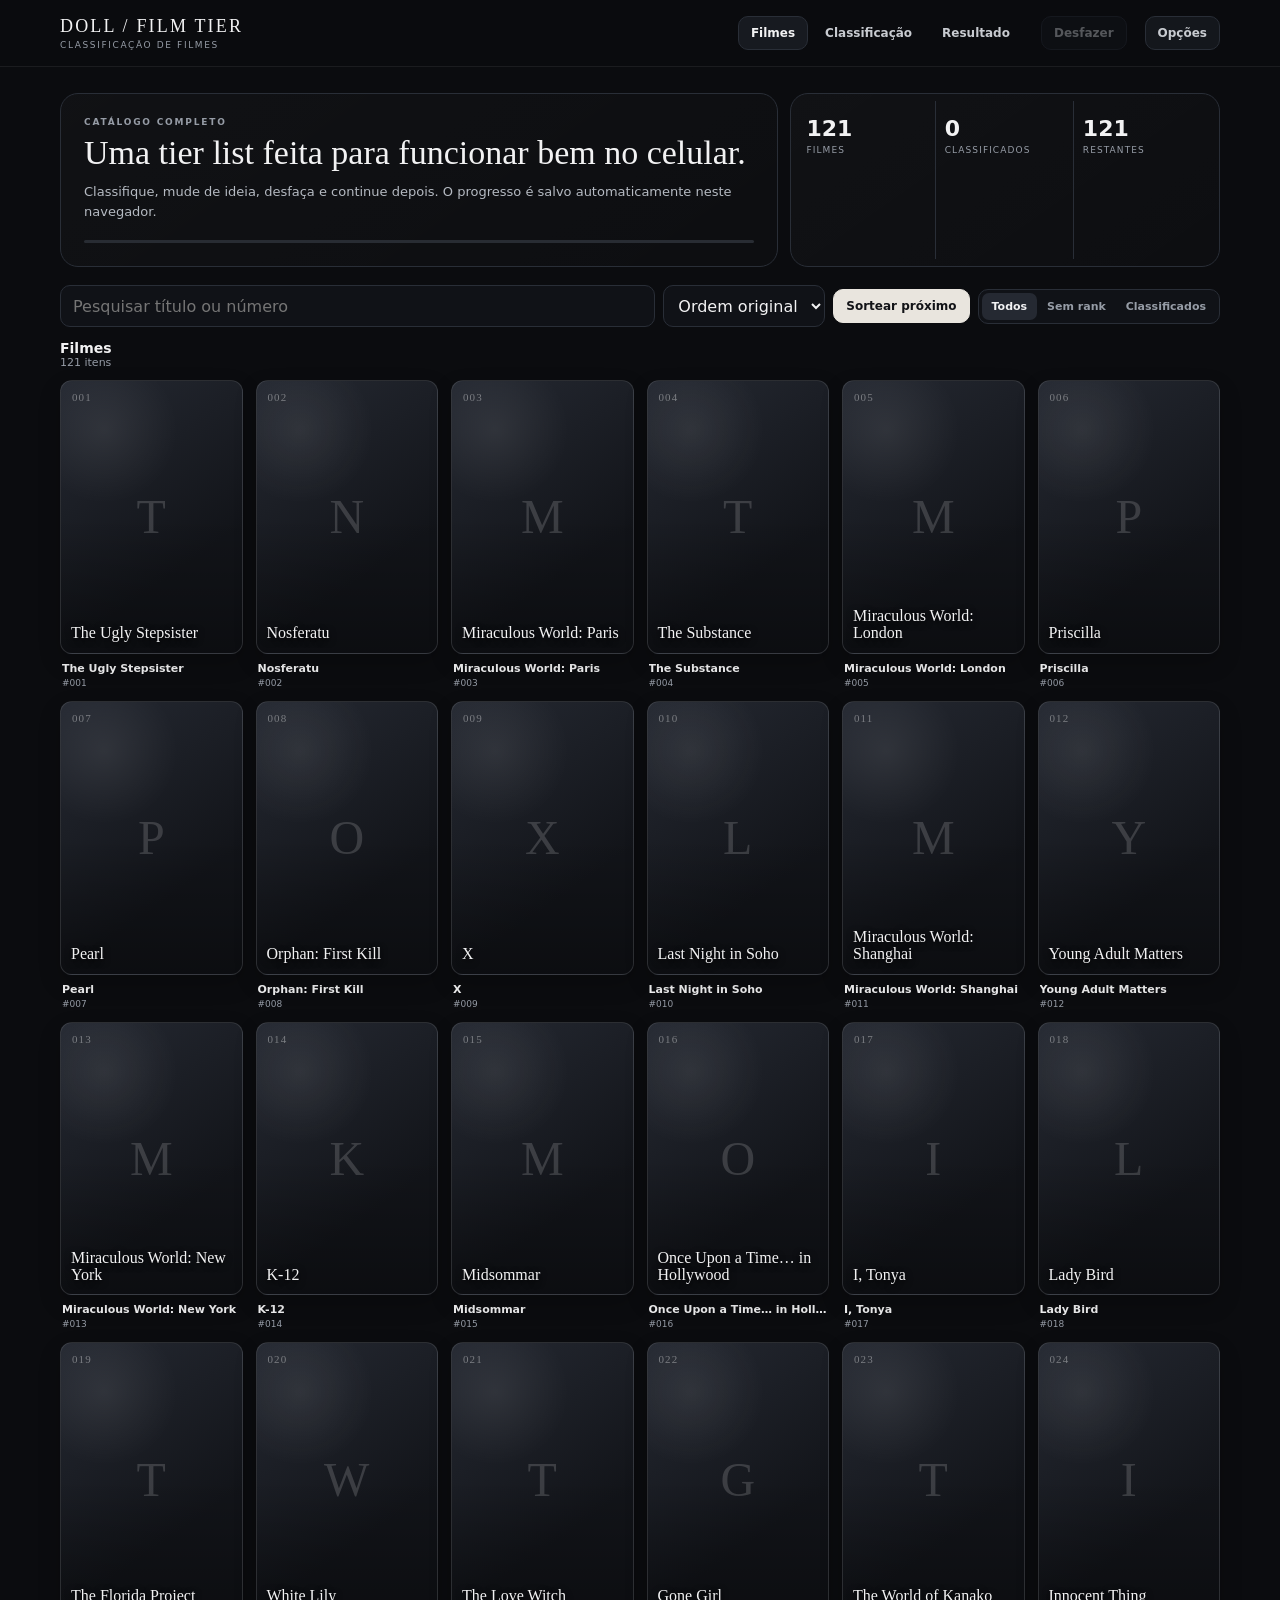
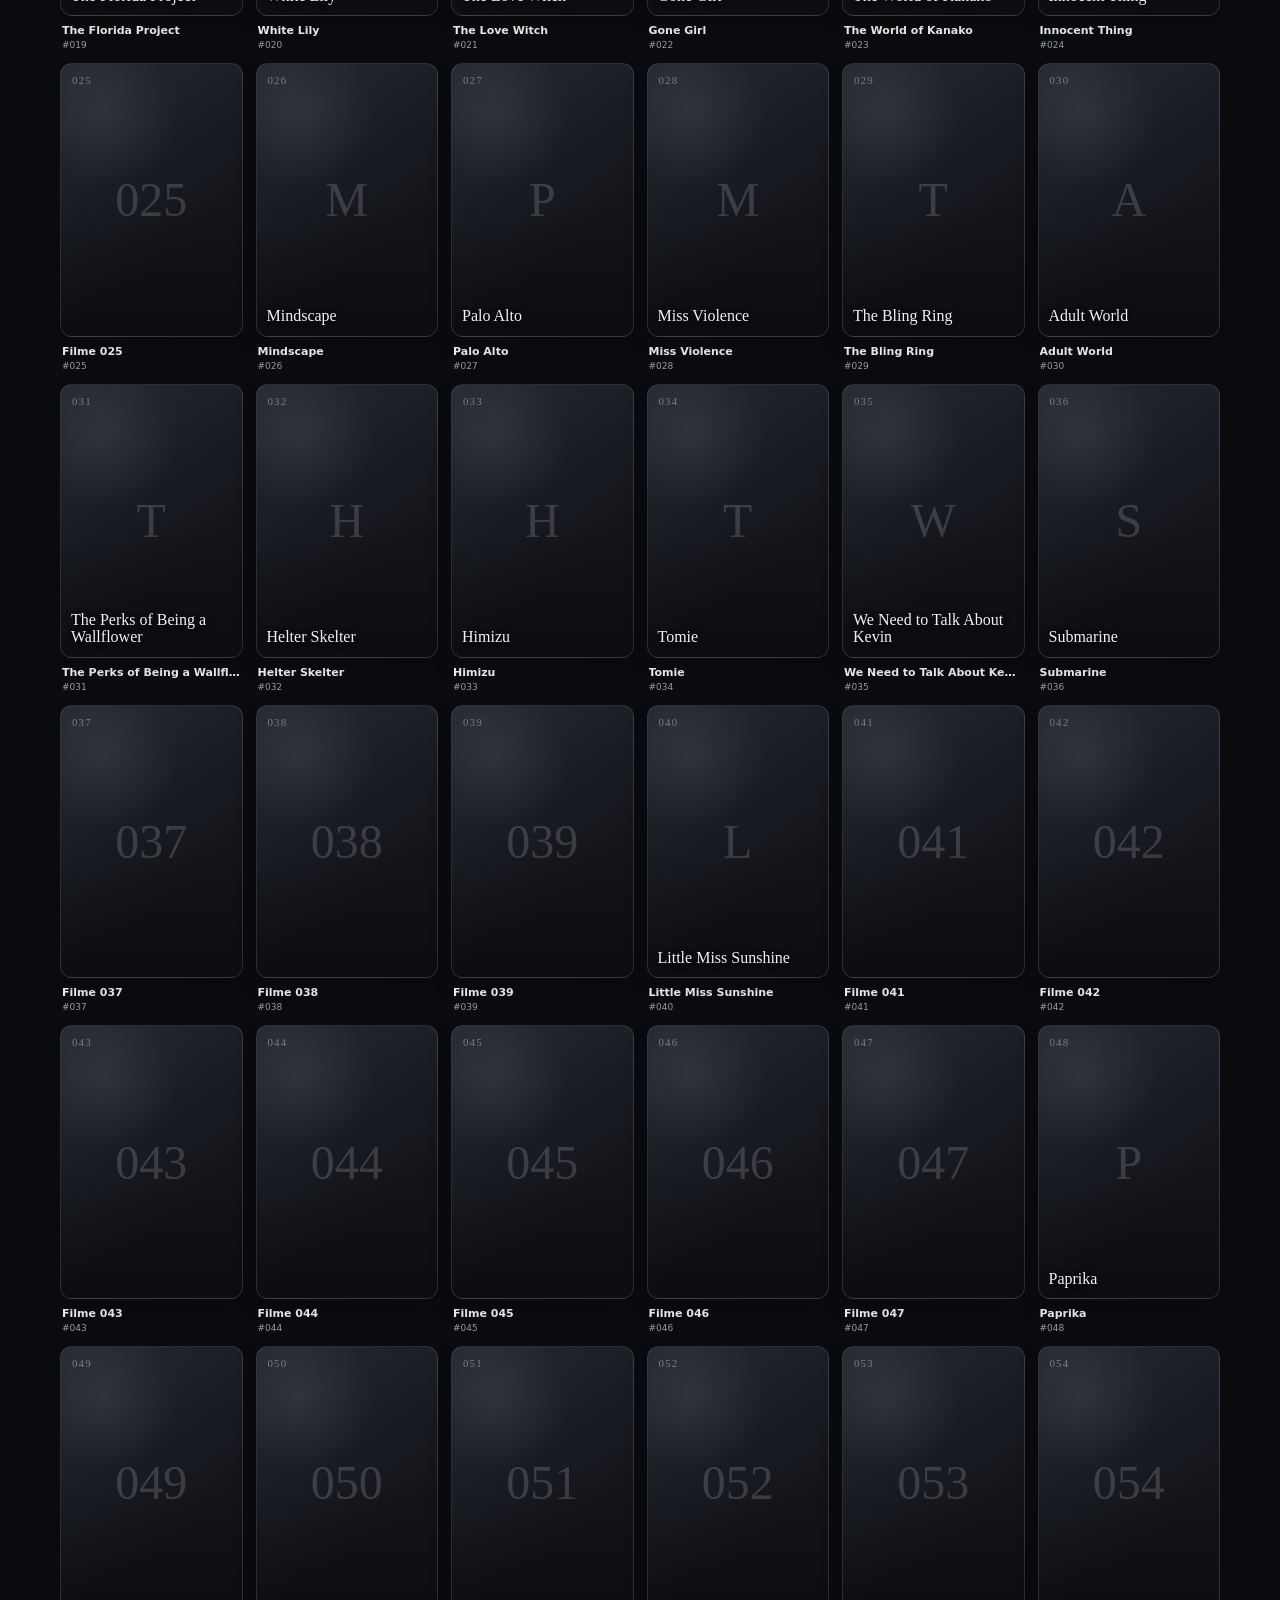
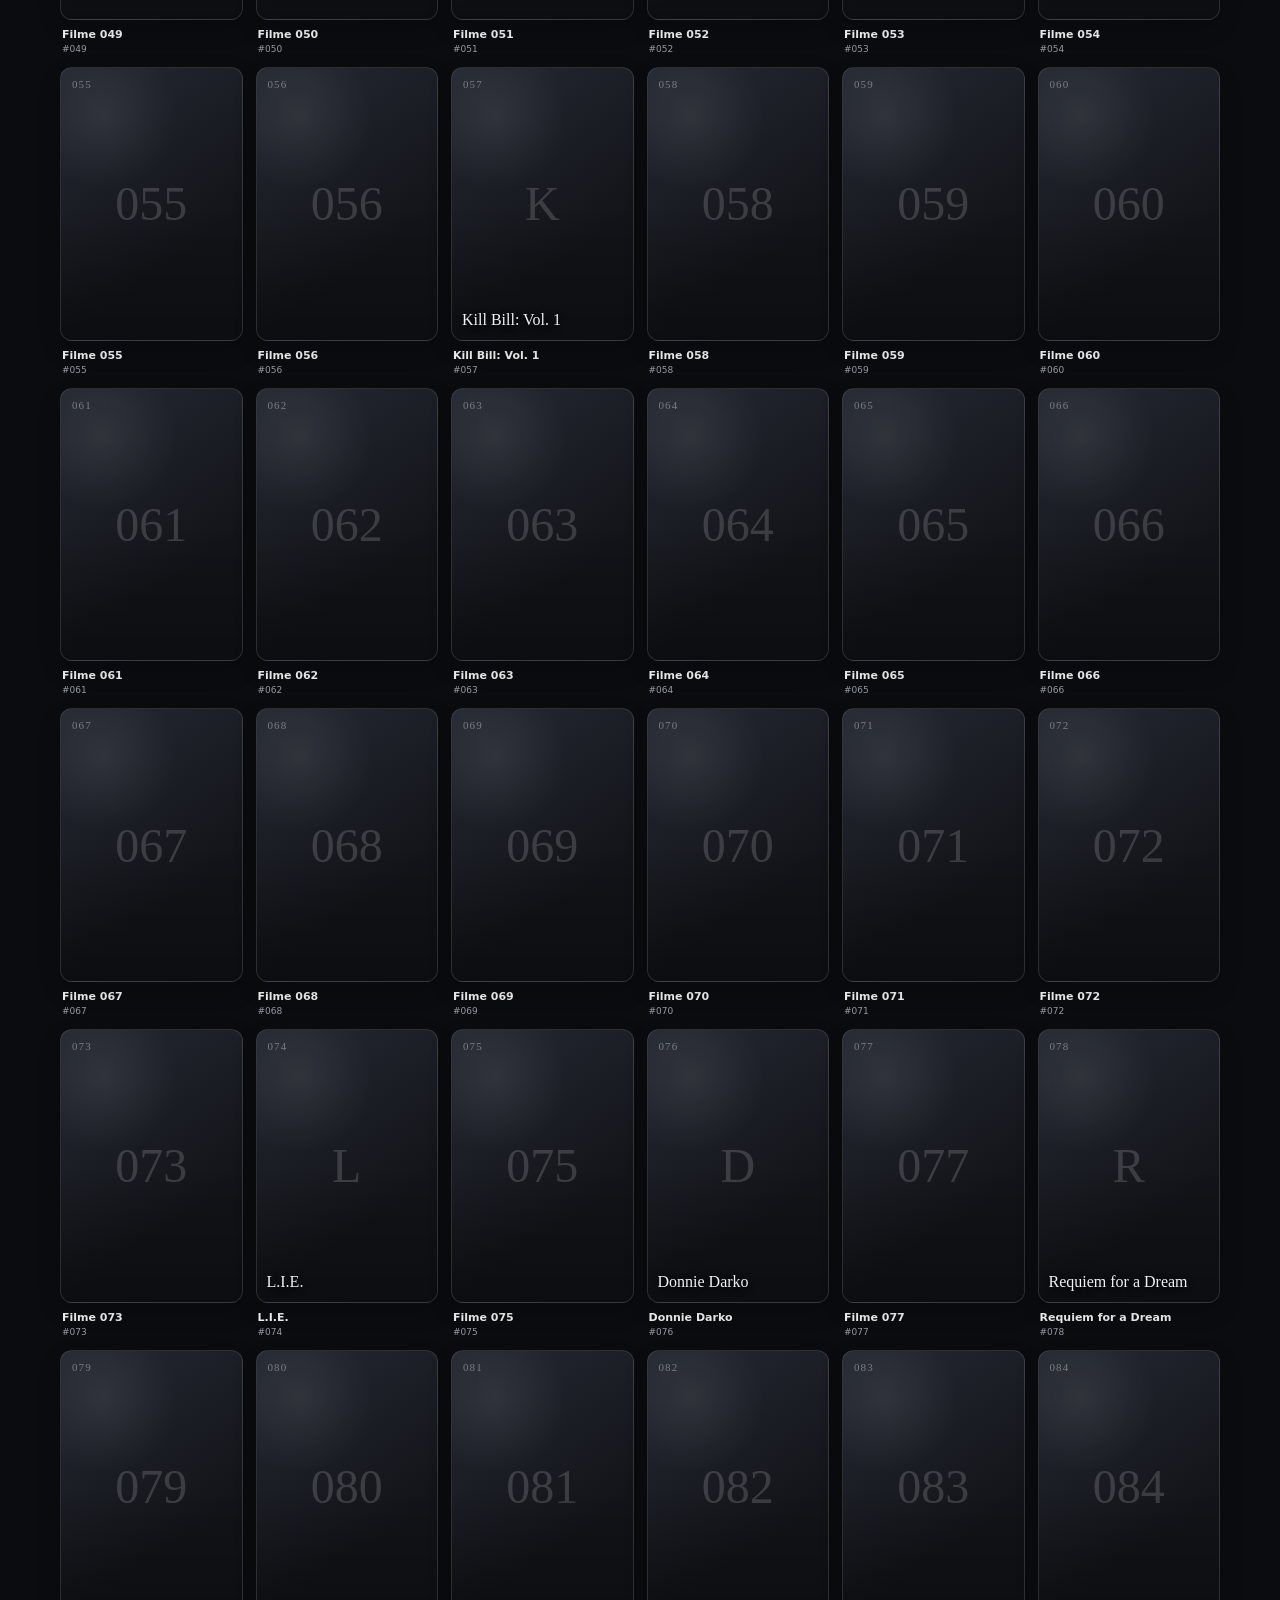
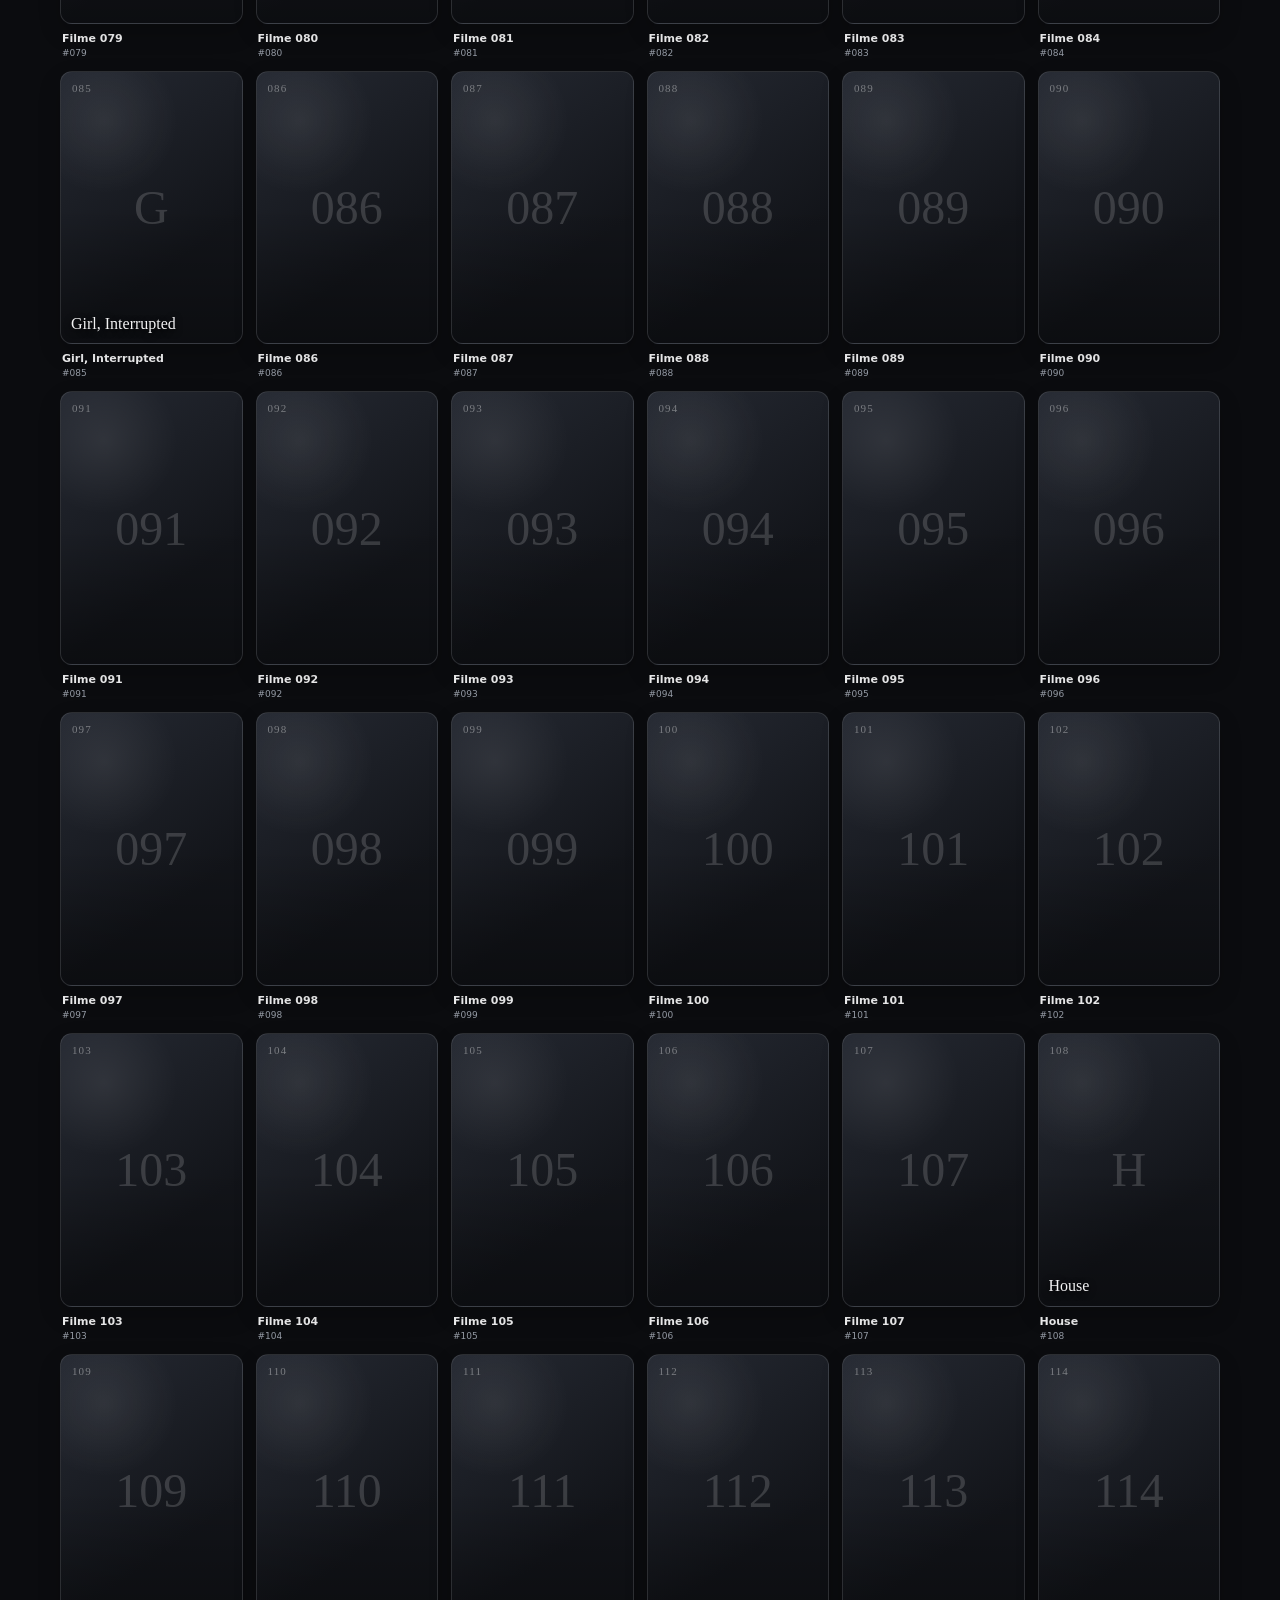
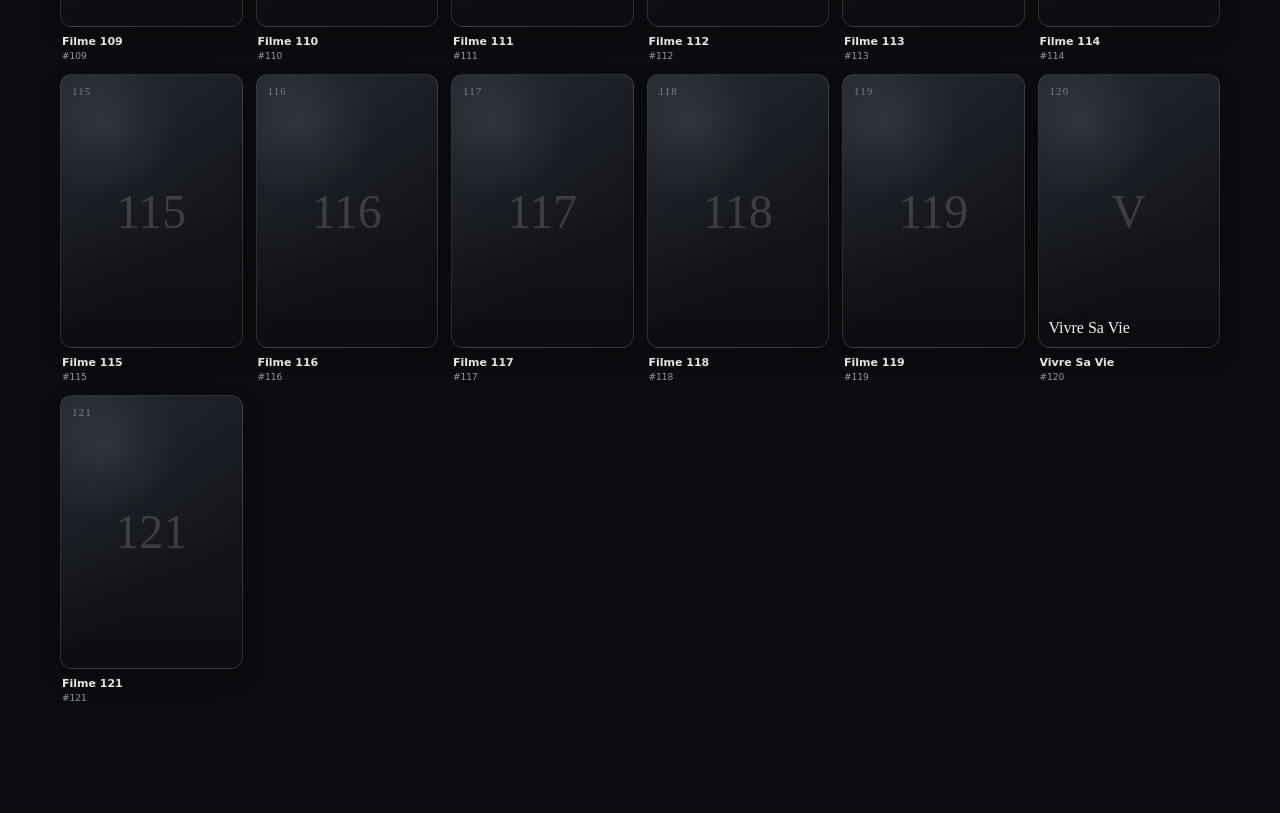
<file: tierlist/index.html>
<!doctype html>
<html lang="pt-BR">
<head>
<meta charset="utf-8">
<meta name="viewport" content="width=device-width,initial-scale=1,viewport-fit=cover">
<meta name="theme-color" content="#0b0c0f">
<title>Doll — Film Tier</title>
<style>
:root{--bg:#0b0c0f;--s1:#111318;--s2:#171a20;--s3:#1d2128;--line:#292e37;--line2:#3a414c;--text:#f2f2f3;--muted:#969ca6;--soft:#c8cbd0;--accent:#d9d0c2;--danger:#d28a8a}*{box-sizing:border-box}html{background:var(--bg);scroll-behavior:smooth}body{margin:0;min-height:100vh;background:radial-gradient(circle at 50% -15%,rgba(115,88,69,.17),transparent 34rem),var(--bg);color:var(--text);font-family:Inter,ui-sans-serif,system-ui,-apple-system,BlinkMacSystemFont,"Segoe UI",sans-serif}button,input,select{font:inherit}button{cursor:pointer}button:disabled{opacity:.4;cursor:not-allowed}.shell{width:min(1160px,calc(100% - 28px));margin:auto}.header{position:sticky;top:0;z-index:40;background:rgba(11,12,15,.88);backdrop-filter:blur(18px);border-bottom:1px solid rgba(255,255,255,.07)}.head{height:66px;display:flex;align-items:center;gap:18px}.brand{min-width:max-content}.brand strong{display:block;font:500 18px/1 Georgia,serif;letter-spacing:.12em}.brand small{display:block;color:var(--muted);font-size:9px;letter-spacing:.18em;text-transform:uppercase;margin-top:5px}.nav{margin-left:auto;display:flex;gap:4px}.nav button,.btn{border:1px solid transparent;border-radius:10px;padding:9px 12px;background:transparent;color:var(--soft);font-size:12px;font-weight:750}.nav button:hover,.btn:hover{background:var(--s2);color:var(--text)}.nav button.active{background:var(--s2);border-color:var(--line);color:var(--text)}.btn{border-color:var(--line);background:#14171c}.btn.primary{background:#e9e5de;color:#121317;border-color:#e9e5de}.btn.danger{background:rgba(210,138,138,.09);border-color:rgba(210,138,138,.35);color:#e5b4b4}.page{display:none;padding:26px 0 110px}.page.active{display:block}.hero{display:grid;grid-template-columns:1.25fr .75fr;gap:12px;margin-bottom:18px}.box{border:1px solid var(--line);background:linear-gradient(145deg,rgba(255,255,255,.025),rgba(255,255,255,.008));border-radius:18px}.intro{padding:23px}.kicker{font-size:9px;font-weight:800;letter-spacing:.2em;text-transform:uppercase;color:var(--muted)}h1{font:500 34px/1.08 Georgia,serif;margin:8px 0 10px}.intro p,.desc{color:#b5bac2;font-size:13px;line-height:1.55;margin:0}.stats{display:grid;grid-template-columns:repeat(3,1fr);padding:7px}.stat{padding:15px 9px;border-right:1px solid var(--line)}.stat:last-child{border:0}.stat b{display:block;font-size:22px}.stat span{display:block;margin-top:4px;color:var(--muted);font-size:9px;letter-spacing:.12em;text-transform:uppercase}.progress{height:3px;background:#282c33;margin-top:18px;border-radius:99px;overflow:hidden}.progress i{display:block;height:100%;width:0;background:var(--accent);transition:.25s}.toolbar{display:flex;gap:8px;align-items:center;flex-wrap:wrap;margin:18px 0 13px}.search{flex:1;min-width:220px;height:42px;border:1px solid var(--line);border-radius:10px;background:#101217;color:var(--text);padding:0 12px;outline:none}.search:focus,.select:focus{border-color:#59616d;box-shadow:0 0 0 3px rgba(255,255,255,.035)}.select{height:42px;border:1px solid var(--line);border-radius:10px;background:#101217;color:var(--text);padding:0 10px;outline:none}.segments{display:flex;border:1px solid var(--line);background:#101217;border-radius:10px;padding:3px}.segments button{border:0;background:transparent;color:var(--muted);border-radius:7px;padding:7px 10px;font-size:11px;font-weight:800}.segments button.active{background:#252932;color:var(--text)}.sectionHead{display:flex;justify-content:space-between;align-items:end;gap:10px;margin:3px 0 11px}.sectionHead h2{font-size:14px;margin:0}.sectionHead p{font-size:11px;color:var(--muted);margin:0}.grid{display:grid;grid-template-columns:repeat(6,minmax(0,1fr));gap:13px}.card button{display:block;width:100%;border:0;padding:0;background:transparent;color:inherit;text-align:left}.cover{position:relative;aspect-ratio:2/3;border:1px solid rgba(255,255,255,.11);border-radius:12px;overflow:hidden;background:linear-gradient(145deg,#252932,#121419 68%);box-shadow:0 9px 22px rgba(0,0,0,.2);transition:.16s}.cover:before{content:"";position:absolute;inset:0;background:radial-gradient(circle at 24% 18%,rgba(255,255,255,.075),transparent 28%),linear-gradient(180deg,transparent 50%,rgba(0,0,0,.34))}.card button:hover .cover{transform:translateY(-2px);border-color:#545c67}.num{position:absolute;left:11px;top:10px;color:rgba(255,255,255,.38);font:500 11px Georgia,serif;letter-spacing:.1em}.monogram{position:absolute;inset:0;display:grid;place-items:center;color:rgba(255,255,255,.16);font:500 48px Georgia,serif}.known{position:absolute;left:10px;right:10px;bottom:11px;font:500 16px/1.08 Georgia,serif;text-shadow:0 2px 7px #000}.badge{position:absolute;right:7px;top:7px;min-width:27px;height:27px;border:1px solid rgba(255,255,255,.15);background:rgba(9,10,13,.86);backdrop-filter:blur(6px);border-radius:8px;display:grid;place-items:center;font-size:11px;font-weight:900}.meta{padding:8px 2px 0}.title{font-size:11px;font-weight:750;white-space:nowrap;overflow:hidden;text-overflow:ellipsis}.sub{font-size:9px;color:var(--muted);margin-top:3px}.empty{grid-column:1/-1;border:1px dashed var(--line2);border-radius:15px;padding:42px 15px;text-align:center;color:var(--muted);font-size:12px}.tierStack{display:grid;gap:9px}.tier{display:grid;grid-template-columns:120px 1fr;min-height:135px;border:1px solid var(--line);border-radius:15px;overflow:hidden;background:var(--s1)}.tierLabel{padding:16px 12px;border-right:1px solid var(--line);display:flex;flex-direction:column;justify-content:center}.tierLabel b{font:500 35px Georgia,serif}.tierLabel span{font-size:9px;letter-spacing:.11em;text-transform:uppercase;color:#d4d5d8;margin-top:6px}.tierLabel[data-t="S"]{background:#47252b}.tierLabel[data-t="A"]{background:#4a3226}.tierLabel[data-t="B"]{background:#45402b}.tierLabel[data-t="C"]{background:#2e3e31}.tierLabel[data-t="D"]{background:#273a3e}.tierLabel[data-t="E"]{background:#303440}.tierLabel[data-t="F"]{background:#3d2d3c}.tierItems{padding:10px;display:flex;gap:8px;flex-wrap:wrap;align-content:flex-start}.mini{width:62px}.mini .cover{border-radius:8px;box-shadow:none}.mini .known{display:none}.mini .monogram{font-size:25px}.mini .num{font-size:8px;left:6px;top:6px}.tierEmpty{margin:auto;color:#5f6670;font-size:11px}.resultTop{display:flex;justify-content:space-between;align-items:end;gap:12px;margin-bottom:13px}.resultTop h1{font-size:30px;margin-bottom:4px}.actions{display:flex;gap:7px;flex-wrap:wrap}.resultList{display:grid;gap:9px}.resultTier{border:1px solid var(--line);border-radius:14px;background:var(--s1);overflow:hidden}.resultTier header{display:flex;justify-content:space-between;align-items:center;padding:12px 14px;border-bottom:1px solid var(--line)}.resultTier header div{display:flex;gap:9px;align-items:baseline}.resultTier header b{font:500 22px Georgia,serif}.resultTier header span{font-size:9px;text-transform:uppercase;letter-spacing:.12em;color:var(--muted)}.resultTier header small{color:var(--muted);font-size:10px}.names{padding:12px 14px;color:#c5c9cf;font-size:11px;line-height:1.75}.options{display:grid;gap:10px}.option{display:flex;justify-content:space-between;gap:20px;align-items:center;padding:16px;border:1px solid var(--line);background:var(--s1);border-radius:14px}.option h3{font-size:12px;margin:0 0 4px}.option p{font-size:11px;color:var(--muted);line-height:1.45;margin:0}.mobileNav{display:none}.backdrop{position:fixed;inset:0;z-index:100;display:none;align-items:center;justify-content:center;padding:18px;background:rgba(0,0,0,.7);backdrop-filter:blur(5px)}.backdrop.show{display:flex}.dialog{width:min(540px,100%);border:1px solid var(--line2);border-radius:18px;background:#14171c;box-shadow:0 22px 70px rgba(0,0,0,.45);overflow:hidden}.dialogBody{padding:18px}.movieHead{display:grid;grid-template-columns:100px 1fr;gap:15px}.movieHead .cover{box-shadow:none}.dialogTitle{font:500 25px/1.15 Georgia,serif;margin:7px 0 4px}.current{font-size:11px;color:var(--muted);margin:0}.edit{display:flex;gap:7px;margin-top:12px}.edit input{min-width:0;flex:1;border:1px solid var(--line);border-radius:9px;background:#0f1115;color:var(--text);padding:9px;font-size:11px;outline:none}.rankGrid{display:grid;grid-template-columns:repeat(2,1fr);gap:7px;margin-top:15px}.rank{border:1px solid var(--line);border-radius:10px;background:#1a1d23;color:var(--text);padding:10px;display:flex;align-items:center;gap:9px;text-align:left}.rank:hover{border-color:#565e69}.letter{width:30px;height:30px;display:grid;place-items:center;border-radius:7px;background:#282c34;font:500 16px Georgia,serif}.rank span{font-size:11px;font-weight:750}.dialogFoot{display:flex;justify-content:space-between;gap:8px;padding:11px 18px;border-top:1px solid var(--line);background:#111318}.confirm{padding:21px}.confirm h2{font:500 25px Georgia,serif;margin:0 0 7px}.confirm p{font-size:12px;line-height:1.55;color:var(--muted);margin:0}.confirmBtns{display:flex;justify-content:flex-end;gap:7px;margin-top:17px}.toast{position:fixed;z-index:200;left:50%;bottom:25px;opacity:0;transform:translate(-50%,18px);pointer-events:none;background:#ece9e3;color:#141416;padding:10px 13px;border-radius:9px;font-size:11px;font-weight:800;box-shadow:0 14px 45px rgba(0,0,0,.4);transition:.18s}.toast.show{opacity:1;transform:translate(-50%,0)}.hidden{display:none!important}@media(max-width:880px){.grid{grid-template-columns:repeat(5,minmax(0,1fr))}.hero{grid-template-columns:1fr}}@media(max-width:680px){.shell{width:min(100% - 22px,1160px)}.head{height:59px}.nav{display:none}.head>.btn{margin-left:auto}.page{padding-top:17px;padding-bottom:96px}.intro{padding:18px}h1{font-size:27px}.stats{padding:4px}.stat{padding:11px 7px}.stat b{font-size:19px}.toolbar{display:grid;grid-template-columns:1fr 1fr}.search{grid-column:1/-1;min-width:0}.select{width:100%}.segments{grid-column:1/-1}.segments button{flex:1}.grid{grid-template-columns:repeat(3,minmax(0,1fr));gap:10px}.known{font-size:13px}.tier{grid-template-columns:78px 1fr;min-height:108px}.tierLabel{padding:10px 7px}.tierLabel b{font-size:29px}.tierLabel span{font-size:7px}.tierItems{padding:7px;gap:6px}.mini{width:50px}.resultTop{display:block}.actions{margin-top:11px}.option{align-items:flex-start}.mobileNav{position:fixed;z-index:45;left:9px;right:9px;bottom:calc(9px + env(safe-area-inset-bottom));display:grid;grid-template-columns:repeat(3,1fr);padding:5px;background:rgba(18,20,25,.94);border:1px solid var(--line2);border-radius:14px;backdrop-filter:blur(18px);box-shadow:0 16px 45px rgba(0,0,0,.35)}.mobileNav button{border:0;background:transparent;color:var(--muted);padding:10px 4px;border-radius:9px;font-size:10px;font-weight:800}.mobileNav button.active{background:#272b33;color:var(--text)}.backdrop{align-items:flex-end;padding:0}.dialog{border-radius:19px 19px 0 0;border-bottom:0}.dialogBody{padding:14px}.movieHead{grid-template-columns:86px 1fr;gap:12px}.dialogTitle{font-size:21px}.dialogFoot{padding-bottom:calc(11px + env(safe-area-inset-bottom))}}@media(max-width:360px){.grid{grid-template-columns:repeat(2,minmax(0,1fr))}}
</style>
</head>
<body>
<header class="header"><div class="shell head"><div class="brand"><strong>DOLL / FILM TIER</strong><small>Classificação de filmes</small></div><nav class="nav"><button data-route="filmes">Filmes</button><button data-route="classificacao">Classificação</button><button data-route="resultado">Resultado</button></nav><button class="btn" id="undo">Desfazer</button><button class="btn" data-route="opcoes">Opções</button></div></header>
<main class="shell">
<section class="page" id="page-filmes"><div class="hero"><div class="box intro"><div class="kicker">Catálogo completo</div><h1>Uma tier list feita para funcionar bem no celular.</h1><p>Classifique, mude de ideia, desfaça e continue depois. O progresso é salvo automaticamente neste navegador.</p><div class="progress"><i id="bar"></i></div></div><div class="box stats"><div class="stat"><b id="total">121</b><span>Filmes</span></div><div class="stat"><b id="ranked">0</b><span>Classificados</span></div><div class="stat"><b id="left">121</b><span>Restantes</span></div></div></div><div class="toolbar"><input class="search" id="search" placeholder="Pesquisar título ou número" type="search"><select class="select" id="order"><option value="original">Ordem original</option><option value="title">Título</option><option value="random">Aleatória</option></select><button class="btn primary" id="random">Sortear próximo</button><div class="segments" id="filters"><button class="active" data-filter="all">Todos</button><button data-filter="unranked">Sem rank</button><button data-filter="ranked">Classificados</button></div></div><div class="sectionHead"><div><h2>Filmes</h2><p id="caption">121 itens</p></div></div><div class="grid" id="grid"></div></section>
<section class="page" id="page-classificacao"><div class="sectionHead"><div><div class="kicker">Visão geral</div><h1 style="font-size:30px;margin-top:7px">Classificação atual</h1><p>Toque em qualquer item para alterar ou retirar o rank.</p></div></div><div class="tierStack" id="tiers"></div></section>
<section class="page" id="page-resultado"><div class="resultTop"><div><div class="kicker">Resumo</div><h1>Resultado</h1><p class="desc" id="resultStatus">Nenhum filme classificado.</p></div><div class="actions"><button class="btn" id="copy">Copiar resultado</button><button class="btn" id="exportTop">Exportar</button></div></div><div class="resultList" id="results"></div></section>
<section class="page" id="page-opcoes"><div class="sectionHead"><div><div class="kicker">Configurações</div><h1 style="font-size:30px;margin-top:7px">Dados e progresso</h1><p>O progresso fica salvo neste navegador. Você pode exportá-lo para ter uma cópia.</p></div></div><div class="options"><div class="option"><div><h3>Exportar progresso</h3><p>Baixa ranks e títulos editados em um arquivo JSON.</p></div><button class="btn" id="export">Exportar</button></div><div class="option"><div><h3>Importar progresso</h3><p>Restaura um arquivo exportado por esta página.</p></div><button class="btn" id="import">Importar</button></div><div class="option"><div><h3>Resetar classificação</h3><p>Remove todos os ranks. Os títulos corrigidos manualmente permanecem.</p></div><button class="btn danger" id="reset">Resetar</button></div></div></section>
</main>
<nav class="mobileNav"><button data-route="filmes">Filmes</button><button data-route="classificacao">Classificação</button><button data-route="resultado">Resultado</button></nav>
<div class="backdrop" id="movieModal"><div class="dialog"><div class="dialogBody"><div class="movieHead"><div id="modalCover"></div><div><div class="kicker" id="modalIndex"></div><div class="dialogTitle" id="modalTitle"></div><p class="current" id="modalCurrent"></p><div class="edit"><input id="titleInput" placeholder="Editar título"><button class="btn" id="saveTitle">Salvar</button></div></div></div><div class="rankGrid" id="rankGrid"></div></div><div class="dialogFoot"><button class="btn" id="remove">Retirar do rank</button><button class="btn" data-close="movieModal">Fechar</button></div></div></div>
<div class="backdrop" id="confirmModal"><div class="dialog"><div class="confirm"><h2>Resetar a classificação?</h2><p>Todos os 121 filmes voltarão para “sem rank”. Títulos que você tenha corrigido manualmente serão mantidos.</p><div class="confirmBtns"><button class="btn" data-close="confirmModal">Cancelar</button><button class="btn danger" id="confirmReset">Resetar classificação</button></div></div></div></div>
<input class="hidden" id="fileInput" type="file" accept="application/json,.json"><div class="toast" id="toast"></div>
<script>
const TIERS=[['S','Excepcional'],['A','Excelente'],['B','Muito bom'],['C','Bom'],['D','Regular'],['E','Fraco'],['F','Ruim']];
const KNOWN={1:'The Ugly Stepsister',2:'Nosferatu',3:'Miraculous World: Paris',4:'The Substance',5:'Miraculous World: London',6:'Priscilla',7:'Pearl',8:'Orphan: First Kill',9:'X',10:'Last Night in Soho',11:'Miraculous World: Shanghai',12:'Young Adult Matters',13:'Miraculous World: New York',14:'K-12',15:'Midsommar',16:'Once Upon a Time… in Hollywood',17:'I, Tonya',18:'Lady Bird',19:'The Florida Project',20:'White Lily',21:'The Love Witch',22:'Gone Girl',23:'The World of Kanako',24:'Innocent Thing',26:'Mindscape',27:'Palo Alto',28:'Miss Violence',29:'The Bling Ring',30:'Adult World',31:'The Perks of Being a Wallflower',32:'Helter Skelter',33:'Himizu',34:'Tomie',35:'We Need to Talk About Kevin',36:'Submarine',40:'Little Miss Sunshine',48:'Paprika',57:'Kill Bill: Vol. 1',74:'L.I.E.',76:'Donnie Darko',78:'Requiem for a Dream',85:'Girl, Interrupted',108:'House',120:'Vivre Sa Vie'};
const FILMS=Array.from({length:121},(_,i)=>({id:`film-${String(i+1).padStart(3,'0')}`,index:i+1,title:KNOWN[i+1]||''}));
const IDS=new Set(FILMS.map(f=>f.id)),VALID=new Set(TIERS.map(t=>t[0])),KEY='doll-film-tier:v4';let state={ranks:{},titles:{},history:[]},active=null,filter='all',sort='original',shuffle=[];
const $=id=>document.getElementById(id);function esc(s){return String(s).replace(/[&<>"']/g,c=>({'&':'&amp;','<':'&lt;','>':'&gt;','"':'&quot;',"'":'&#39;'}[c]))}function name(f){return state.titles[f.id]||f.title||`Filme ${String(f.index).padStart(3,'0')}`}function norm(s){return s.normalize('NFD').replace(/[\u0300-\u036f]/g,'').toLowerCase()}function initial(f){const n=name(f).trim();return n&&f.title?n[0].toUpperCase():String(f.index).padStart(3,'0')}
function load(){try{const x=JSON.parse(localStorage.getItem(KEY));if(!x)return;for(const [id,t] of Object.entries(x.ranks||{}))if(IDS.has(id)&&VALID.has(t))state.ranks[id]=t;for(const [id,t] of Object.entries(x.titles||{}))if(IDS.has(id)&&typeof t==='string'&&t.trim())state.titles[id]=t.trim().slice(0,120)}catch(e){}}function save(){localStorage.setItem(KEY,JSON.stringify({ranks:state.ranks,titles:state.titles}))}function snap(){state.history.push(JSON.stringify({ranks:state.ranks,titles:state.titles}));if(state.history.length>40)state.history.shift();undoState()}
function cover(f,mini=false){const r=state.ranks[f.id],known=!!(state.titles[f.id]||f.title);return `<div class="cover"><span class="num">${String(f.index).padStart(3,'0')}</span><span class="monogram">${esc(initial(f))}</span>${known?`<span class="known">${esc(name(f))}</span>`:''}${r?`<span class="badge">${r}</span>`:''}</div>`}function card(f,mini=false){if(mini)return `<div class="mini"><button data-film="${f.id}" aria-label="${esc(name(f))}">${cover(f,true)}</button></div>`;return `<article class="card"><button data-film="${f.id}" aria-label="Classificar ${esc(name(f))}">${cover(f)}<div class="meta"><div class="title">${esc(name(f))}</div><div class="sub">#${String(f.index).padStart(3,'0')}</div></div></button></article>`}
function counts(){const r=Object.keys(state.ranks).length;return{r,left:FILMS.length-r}}function stats(){const c=counts();$('ranked').textContent=c.r;$('left').textContent=c.left;$('bar').style.width=`${c.r/FILMS.length*100}%`;$('resultStatus').textContent=c.r?`${c.r} de ${FILMS.length} filmes classificados.`:'Nenhum filme classificado.'}
function shuffleNow(){shuffle=FILMS.map(f=>f.id);for(let i=shuffle.length-1;i>0;i--){const j=Math.floor(Math.random()*(i+1));[shuffle[i],shuffle[j]]=[shuffle[j],shuffle[i]]}}
function renderGrid(){const q=norm($('search').value.trim());let a=FILMS.filter(f=>{const r=!!state.ranks[f.id];if(filter==='ranked'&&!r)return false;if(filter==='unranked'&&r)return false;return !q||norm(`${name(f)} ${f.index}`).includes(q)});if(sort==='title')a.sort((x,y)=>name(x).localeCompare(name(y),'pt-BR',{sensitivity:'base'}));else if(sort==='random'){if(shuffle.length!==FILMS.length)shuffleNow();const p=new Map(shuffle.map((id,i)=>[id,i]));a.sort((x,y)=>p.get(x.id)-p.get(y.id))}else a.sort((x,y)=>x.index-y.index);$('caption').textContent=`${a.length} ${a.length===1?'item':'itens'}`;$('grid').innerHTML=a.length?a.map(f=>card(f)).join(''):'<div class="empty">Nenhum filme corresponde aos filtros atuais.</div>'}
function renderTiers(){$('tiers').innerHTML=TIERS.map(([id,label])=>{const fs=FILMS.filter(f=>state.ranks[f.id]===id);return `<section class="tier"><div class="tierLabel" data-t="${id}"><b>${id}</b><span>${esc(label)}</span></div><div class="tierItems">${fs.length?fs.map(f=>card(f,true)).join(''):'<div class="tierEmpty">Nenhum filme neste nível.</div>'}</div></section>`}).join('')}
function renderResults(){$('results').innerHTML=TIERS.map(([id,label])=>{const fs=FILMS.filter(f=>state.ranks[f.id]===id);return `<section class="resultTier"><header><div><b>${id}</b><span>${esc(label)}</span></div><small>${fs.length} ${fs.length===1?'filme':'filmes'}</small></header><div class="names">${fs.length?fs.map(f=>esc(name(f))).join(' · '):'Sem filmes classificados neste nível.'}</div></section>`}).join('')}
function render(){stats();renderGrid();renderTiers();renderResults();undoState();if(active&&$('movieModal').classList.contains('show'))openMovie(active,false)}function undoState(){$('undo').disabled=!state.history.length}
function openMovie(id,show=true){const f=FILMS.find(x=>x.id===id);if(!f)return;active=id;$('modalCover').innerHTML=cover(f);$('modalIndex').textContent=`Filme #${String(f.index).padStart(3,'0')}`;$('modalTitle').textContent=name(f);$('titleInput').value=state.titles[f.id]||f.title||'';const r=state.ranks[id],t=TIERS.find(x=>x[0]===r);$('modalCurrent').textContent=t?`Classificação atual: ${t[0]} — ${t[1]}.`:'Sem classificação.';$('remove').disabled=!r;$('rankGrid').innerHTML=TIERS.map(([x,l])=>`<button class="rank" data-rank="${x}"><div class="letter">${x}</div><span>${esc(l)}</span></button>`).join('');if(show)modal('movieModal',true)}
function assign(t){if(!active||!VALID.has(t))return;snap();state.ranks[active]=t;save();modal('movieModal',false);render();notify(`Classificado em ${t}.`)}function removeRank(){if(!active||!state.ranks[active])return;snap();delete state.ranks[active];save();modal('movieModal',false);render();notify('Filme retirado da classificação.')}function editTitle(){if(!active)return;const f=FILMS.find(x=>x.id===active),v=$('titleInput').value.trim().slice(0,120);snap();if(v&&v!==f.title)state.titles[active]=v;else delete state.titles[active];save();render();openMovie(active,false);notify('Título salvo.')}
function randomFilm(){const a=FILMS.filter(f=>!state.ranks[f.id]);if(!a.length)return notify('Todos os filmes já foram classificados.');openMovie(a[Math.floor(Math.random()*a.length)].id)}function undo(){const x=state.history.pop();if(!x)return notify('Nada para desfazer.');try{const p=JSON.parse(x);state.ranks=p.ranks||{};state.titles=p.titles||{};save();render();notify('Alteração desfeita.')}catch(e){}}
function textResult(){const c=counts(),out=[`DOLL / FILM TIER`,`${c.r} de ${FILMS.length} filmes classificados`,''];for(const [id,l] of TIERS){const a=FILMS.filter(f=>state.ranks[f.id]===id).map(name);out.push(`${id} — ${l}`,a.length?a.join(' • '):'—','')}return out.join('\n')}async function copy(){const t=textResult();try{await navigator.clipboard.writeText(t);notify('Resultado copiado.')}catch(e){const a=document.createElement('textarea');a.value=t;document.body.appendChild(a);a.select();try{document.execCommand('copy');notify('Resultado copiado.')}catch(_){notify('Não foi possível copiar.')}a.remove()}}
function exportData(){const b=new Blob([JSON.stringify({version:4,exportedAt:new Date().toISOString(),ranks:state.ranks,titles:state.titles},null,2)],{type:'application/json'}),u=URL.createObjectURL(b),a=document.createElement('a');a.href=u;a.download='doll-film-tier-progresso.json';document.body.appendChild(a);a.click();a.remove();setTimeout(()=>URL.revokeObjectURL(u),800);notify('Progresso exportado.')}
function importData(file){if(!file)return;const r=new FileReader();r.onload=()=>{try{const d=JSON.parse(r.result),ranks={},titles={};for(const [id,t] of Object.entries(d.ranks||{}))if(IDS.has(id)&&VALID.has(t))ranks[id]=t;for(const [id,t] of Object.entries(d.titles||{}))if(IDS.has(id)&&typeof t==='string'&&t.trim())titles[id]=t.trim().slice(0,120);snap();state.ranks=ranks;state.titles=titles;save();render();go('filmes');notify('Progresso importado.')}catch(e){notify('Arquivo inválido.')}finally{$('fileInput').value=''}};r.readAsText(file)}function resetAll(){snap();state.ranks={};save();modal('confirmModal',false);render();go('filmes');notify('Classificação resetada.')}
function modal(id,on){$(id).classList.toggle('show',on);document.body.style.overflow=document.querySelector('.backdrop.show')?'hidden':''}function notify(t){const n=$('toast');n.textContent=t;n.classList.add('show');clearTimeout(notify.t);notify.t=setTimeout(()=>n.classList.remove('show'),1800)}function route(){const r=location.hash.replace(/^#\/?/,'').split(/[/?]/)[0];return['filmes','classificacao','resultado','opcoes'].includes(r)?r:'filmes'}function go(r){const h=`#/${r}`;if(location.hash===h)applyRoute();else location.hash=h}function applyRoute(){const r=route();document.querySelectorAll('.page').forEach(p=>p.classList.toggle('active',p.id===`page-${r}`));document.querySelectorAll('[data-route]').forEach(b=>b.classList.toggle('active',b.dataset.route===r));window.scrollTo({top:0,behavior:'instant'})}
document.addEventListener('click',e=>{const f=e.target.closest('[data-film]');if(f)return openMovie(f.dataset.film);const rk=e.target.closest('[data-rank]');if(rk)return assign(rk.dataset.rank);const rt=e.target.closest('[data-route]');if(rt)return go(rt.dataset.route);const cl=e.target.closest('[data-close]');if(cl)return modal(cl.dataset.close,false)});document.querySelectorAll('.backdrop').forEach(b=>b.addEventListener('click',e=>{if(e.target===b)modal(b.id,false)}));$('search').addEventListener('input',renderGrid);$('order').addEventListener('change',e=>{sort=e.target.value;if(sort==='random')shuffleNow();renderGrid()});$('filters').addEventListener('click',e=>{const b=e.target.closest('[data-filter]');if(!b)return;filter=b.dataset.filter;document.querySelectorAll('[data-filter]').forEach(x=>x.classList.toggle('active',x===b));renderGrid()});$('random').onclick=randomFilm;$('undo').onclick=undo;$('remove').onclick=removeRank;$('saveTitle').onclick=editTitle;$('titleInput').addEventListener('keydown',e=>{if(e.key==='Enter')editTitle()});$('copy').onclick=copy;$('export').onclick=exportData;$('exportTop').onclick=exportData;$('import').onclick=()=>$('fileInput').click();$('fileInput').addEventListener('change',e=>importData(e.target.files[0]));$('reset').onclick=()=>modal('confirmModal',true);$('confirmReset').onclick=resetAll;window.addEventListener('hashchange',applyRoute);window.addEventListener('keydown',e=>{if(e.key==='Escape'){const b=[...document.querySelectorAll('.backdrop.show')].pop();if(b)modal(b.id,false)}});load();shuffleNow();render();if(!location.hash)history.replaceState(null,'','#/filmes');applyRoute();
</script>
</body>
</html>
</file>
<file: css/style.css>
:root {
    --bg-color:#f6f6f6; --text-color:#111; --accent-color:#cc0000; --muted-color:#555; --line-color:#ccc;
    --font-title:'Inter',sans-serif; --font-display:'Oswald',sans-serif; --font-body:'Inter',sans-serif; --font-mono:'Space Mono',monospace;
    --spacing-base:2rem; --reading-width:680px; --ease-editorial:cubic-bezier(.19,1,.22,1); --ease-soft:cubic-bezier(.22,1,.36,1);
}
*{margin:0;padding:0;box-sizing:border-box} html{scroll-behavior:smooth} body{background:var(--bg-color);color:var(--text-color);font-family:var(--font-body);line-height:1.6;overflow-x:hidden;-webkit-font-smoothing:antialiased;text-rendering:optimizeLegibility}
body.js-enabled .reveal{opacity:0;transform:translate3d(0,24px,0);transition:opacity .85s var(--ease-editorial),transform .95s var(--ease-editorial);will-change:opacity,transform} body.js-enabled .reveal.reveal-title{transform:translate3d(0,38px,0) scale(.988);transition-duration:1s} body.js-enabled .reveal.reveal-text{transform:translate3d(0,18px,0)} body.js-enabled .reveal.reveal-paragraph{transform:translate3d(0,14px,0);transition-duration:.72s;transition-delay:var(--p-delay,0s)} body.js-enabled .reveal.reveal-image{transform:translate3d(0,20px,0) scale(.975);transition-duration:1s} body.js-enabled .reveal.reveal-tag{transform:translate3d(-10px,0,0);transition-duration:.65s} body.js-enabled .reveal.reveal-line{transform:translate3d(0,10px,0) scaleX(.985);transform-origin:left center} body.js-enabled .reveal.active{opacity:1;transform:translate3d(0,0,0) scale(1)}
img{max-width:100%;height:auto;display:block;filter:grayscale(100%);transition:filter .5s ease,transform 1.1s var(--ease-soft)} main{width:100%} section{width:100%;min-height:auto;padding:7rem var(--spacing-base) 9rem;display:flex;flex-direction:column;position:relative} section[id^="capitulo-"]:not(#capitulo-00):not(#capitulo-final){border-top:1px solid var(--line-color)} .container{width:100%;max-width:1200px;margin:0 auto;position:relative} h1,h2,h3{font-family:var(--font-display);text-transform:uppercase;line-height:1.1} .title-huge{font-size:clamp(4rem,15vw,12rem);font-weight:400;letter-spacing:-.02em}.title-large{font-size:clamp(3rem,10vw,8rem);font-weight:300;letter-spacing:-.025em}.text-mono{font-family:var(--font-mono);font-size:.75rem;text-transform:uppercase;letter-spacing:.1em;color:var(--muted-color)} .text-body{width:100%;max-width:var(--reading-width);font-size:clamp(1rem,1.5vw,1.15rem);font-weight:300;line-height:1.85}.text-body p{margin-bottom:1.65rem;text-wrap:pretty}.text-body p:last-child{margin-bottom:0}.accent{color:var(--accent-color)} .highlight-phrase{font-size:1.5em;line-height:1.4;font-weight:400;margin:3rem 0;padding:1.1rem 0 1.1rem 1.5rem;border-left:2px solid var(--accent-color);color:#333}
.top-nav{width:100%;max-width:1200px;margin:0 auto;display:flex;justify-content:space-between;align-items:center;padding:1.5rem var(--spacing-base);border-bottom:1px solid var(--line-color);font-family:var(--font-body);font-weight:500;font-size:.85rem;text-transform:uppercase;letter-spacing:.05em}.menu-icon{display:flex;flex-direction:column;gap:6px;cursor:pointer}.menu-icon span{display:block;width:35px;height:1px;background:var(--text-color)} #capitulo-00{min-height:auto;padding-top:3rem;padding-bottom:8rem}.hero-top{display:flex;flex-direction:column;gap:2rem;margin-bottom:3rem}.hero-title{font-family:var(--font-title);font-size:clamp(3rem,7vw,6rem);font-weight:200;line-height:1.1;letter-spacing:-.03em;text-transform:uppercase;flex:1}.circled-word{position:relative;display:inline-block;padding:0 .1em;z-index:1}.circled-word svg{position:absolute;top:50%;left:50%;transform:translate(-50%,-50%);width:130%;height:140%;pointer-events:none;z-index:-1}.hero-text{font-family:var(--font-body);font-size:1rem;line-height:1.6;font-weight:300;color:#333;flex:0 0 35%;font-style:italic;border-left:1px solid var(--line-color);padding-left:1.5rem}.memory-photo{width:100%;margin:0 auto 3.5rem}.memory-photo img{width:100%;max-height:62vh;object-fit:cover;object-position:center}.memory-caption{width:100%;margin-top:.75rem;padding:.65rem 0;border-top:1px solid var(--line-color);border-bottom:1px solid var(--line-color);text-align:center;font-family:var(--font-mono);font-size:.72rem;letter-spacing:.14em;text-transform:uppercase;color:var(--muted-color)}.hero-bottom{display:flex;flex-direction:column;gap:2rem;margin-bottom:5rem}.hero-info-group{display:flex;flex-direction:column;gap:1.5rem}.info-block{display:flex;flex-direction:column;font-family:var(--font-mono);font-size:.85rem;line-height:1.3;font-weight:500;text-transform:uppercase}.info-block span{font-weight:400;color:#777;margin-bottom:.2rem;text-transform:none}
.chapter-header{display:flex;align-items:center;gap:.8rem;margin-bottom:4.5rem;padding-bottom:1.25rem;border-bottom:1px solid var(--line-color)} .chapter-num{display:inline-block;font-family:var(--font-mono);font-size:.7rem;letter-spacing:.12em;color:var(--muted-color);font-weight:400;white-space:nowrap}.chapter-header::before{content:"";width:7px;height:7px;flex:0 0 7px;border-radius:50%;background:var(--accent-color);box-shadow:0 0 0 0 rgba(204,0,0,.35);animation:camera-record 1.8s ease-in-out infinite}@keyframes camera-record{0%,100%{opacity:.45;box-shadow:0 0 0 0 rgba(204,0,0,.28)}50%{opacity:1;box-shadow:0 0 0 5px rgba(204,0,0,0)}}
.editorial-layout{display:grid;grid-template-columns:1fr;gap:3.5rem;margin-top:2rem}.editorial-layout .text-content{width:100%}.editorial-layout .text-content .text-block{margin-bottom:0}.image-wrapper{position:relative;overflow:hidden;background:#e0e0e0}.image-wrapper img{width:100%}.image-caption{margin-top:.5rem;text-align:right;border-top:1px solid var(--line-color);padding-top:.5rem;margin-bottom:2rem}.text-block{margin-bottom:4rem}.dialogue-box{max-width:500px;margin:3rem auto;border-left:1px solid var(--accent-color);padding-left:1.5rem}.dialogue-line{margin-bottom:1.5rem}.speaker{display:block;font-family:var(--font-mono);font-size:.75rem;margin-bottom:.2rem;font-weight:700}.merged-nos{width:100%;margin:7rem 0 0;padding-top:4rem;border-top:1px solid var(--line-color)}.merged-nos h1,.merged-nos h2,.merged-nos h3{margin-bottom:3rem}
.dark-section{background:#111;color:#f6f6f6;padding:0}.dark-section .text-mono{color:#aaa}.bg-image-container{position:relative;width:100%;height:100vh;overflow:hidden;display:flex;align-items:center;justify-content:center}.bg-image-container img{position:absolute;inset:0;width:100%;height:100%;object-fit:cover;object-position:50% 38%;opacity:.4}.jonas-hero-content{position:relative;z-index:2;padding:var(--spacing-base);height:100%;width:100%;max-width:1200px;display:flex;flex-direction:column;justify-content:space-between}.jonas-text-content{padding:calc(var(--spacing-base)*3) var(--spacing-base)} #capitulo-final{justify-content:center;align-items:center;text-align:center;background:var(--text-color);color:var(--bg-color);min-height:80vh;padding-top:8rem;padding-bottom:8rem} #capitulo-final .image-wrapper{width:min(100%,900px);margin:0 auto;border:1px solid #555;padding:1px}#capitulo-final .image-wrapper img{width:100%}.final-phrase{font-family:var(--font-body);font-size:clamp(1rem,2vw,1.2rem);margin-top:3rem;font-weight:300;line-height:1.8;max-width:600px;margin-left:auto;margin-right:auto}.signature{font-family:var(--font-mono);margin-top:4rem;font-size:.85rem;color:#888}
@media(min-width:768px){.hero-top{flex-direction:row;justify-content:space-between;align-items:center}.hero-bottom{flex-direction:row;justify-content:space-between;align-items:flex-end}.hero-info-group{flex-direction:row;gap:5rem}.editorial-layout{grid-template-columns:repeat(12,1fr);gap:4rem;align-items:start}.editorial-layout.left-text .text-content{grid-column:1/7}.editorial-layout.left-text .image-content{grid-column:8/13}.editorial-layout.right-text .image-content{grid-column:1/6}.editorial-layout.right-text .text-content{grid-column:7/13}}
@media(max-width:767px){:root{--spacing-base:1.5rem}section{padding-top:5.5rem;padding-bottom:7rem}#capitulo-00{padding-top:2.5rem;padding-bottom:6rem}.top-nav{padding-left:var(--spacing-base);padding-right:var(--spacing-base)}.chapter-header{margin-bottom:3rem;padding-bottom:1rem}.chapter-num{font-size:.64rem}.title-large{font-size:clamp(2.8rem,15vw,5rem)}.text-body{font-size:1rem;line-height:1.82}.text-body p{margin-bottom:1.5rem}.highlight-phrase{font-size:1.3em;margin:2.5rem 0}.memory-photo{margin-bottom:3rem}.dialogue-box{margin-top:2.5rem;margin-bottom:2.5rem}.merged-nos{margin-top:5rem;padding-top:3rem}}
@media(prefers-reduced-motion:reduce){html{scroll-behavior:auto}body.js-enabled .reveal,body.js-enabled .reveal.reveal-title,body.js-enabled .reveal.reveal-text,body.js-enabled .reveal.reveal-paragraph,body.js-enabled .reveal.reveal-image,body.js-enabled .reveal.reveal-tag,body.js-enabled .reveal.reveal-line{opacity:1;transform:none;transition:none}.chapter-header::before{animation:none;opacity:1}img{transition:none}}
</file>
